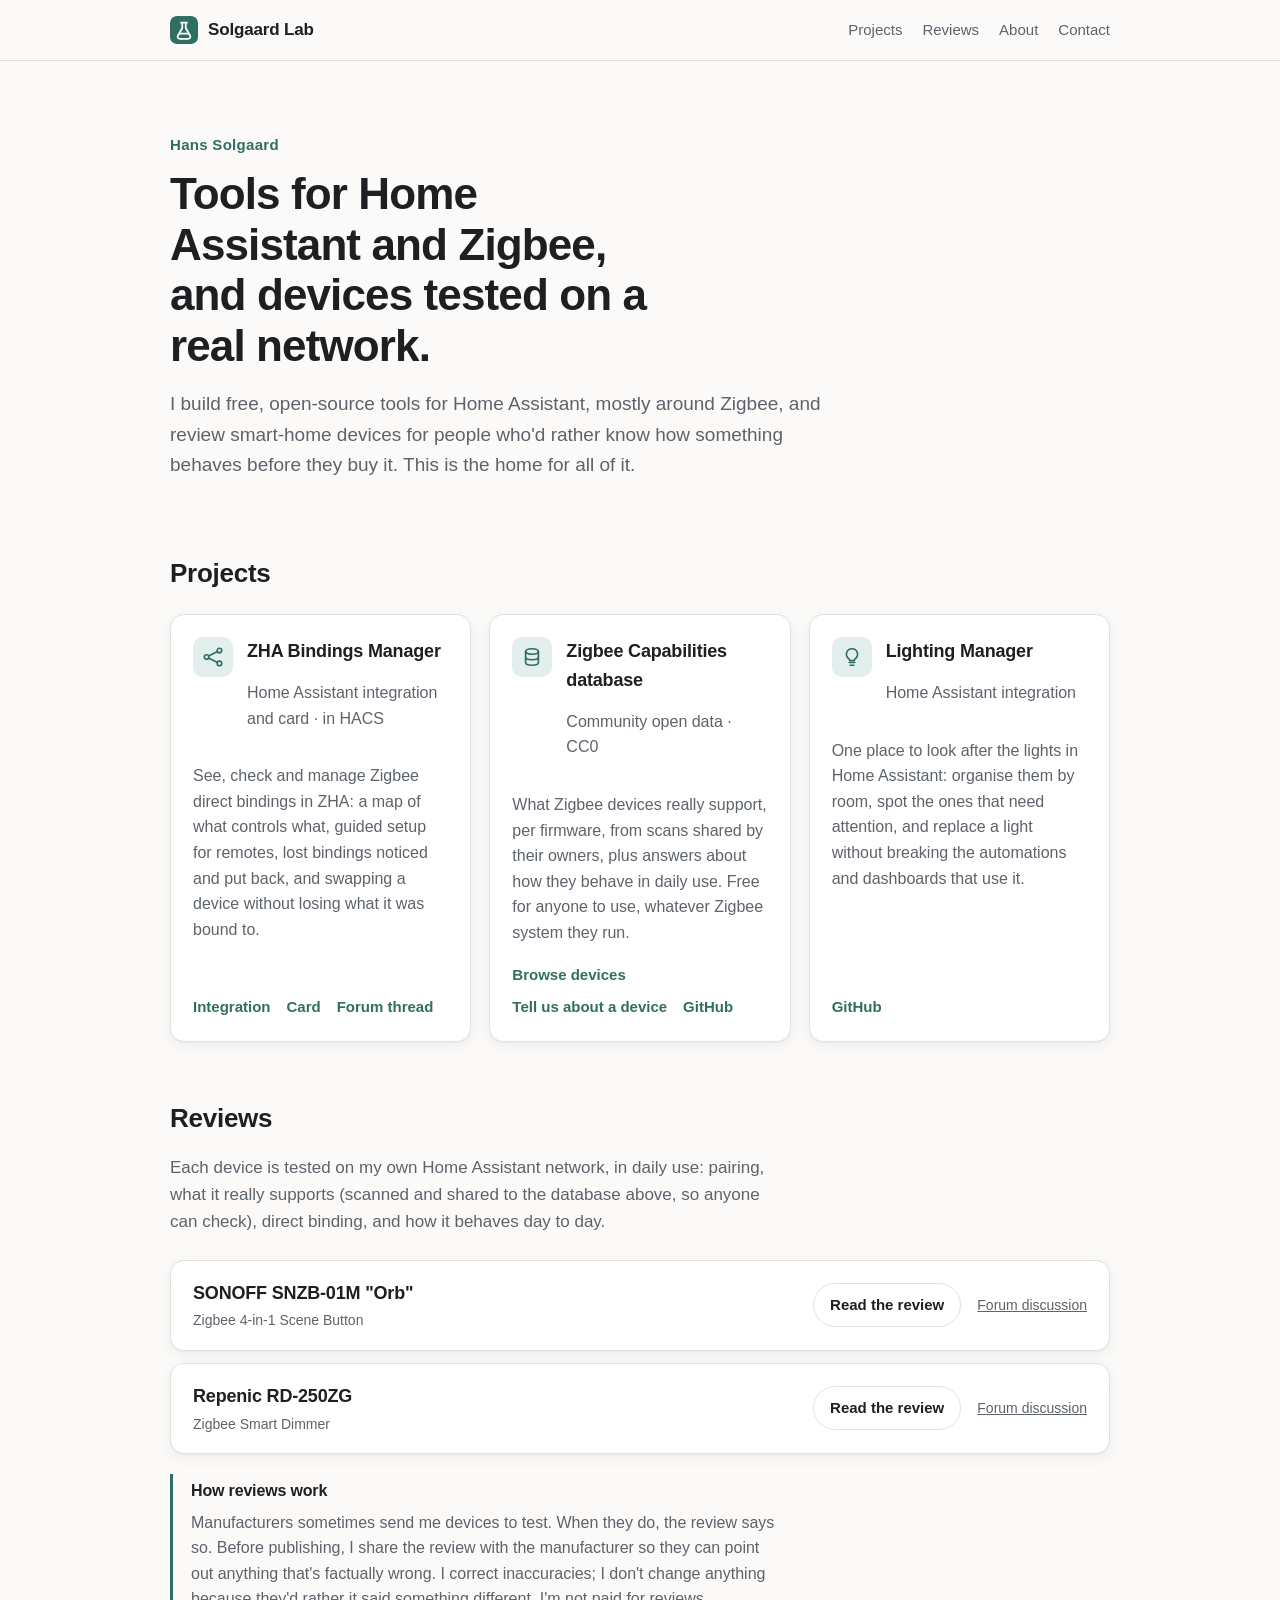
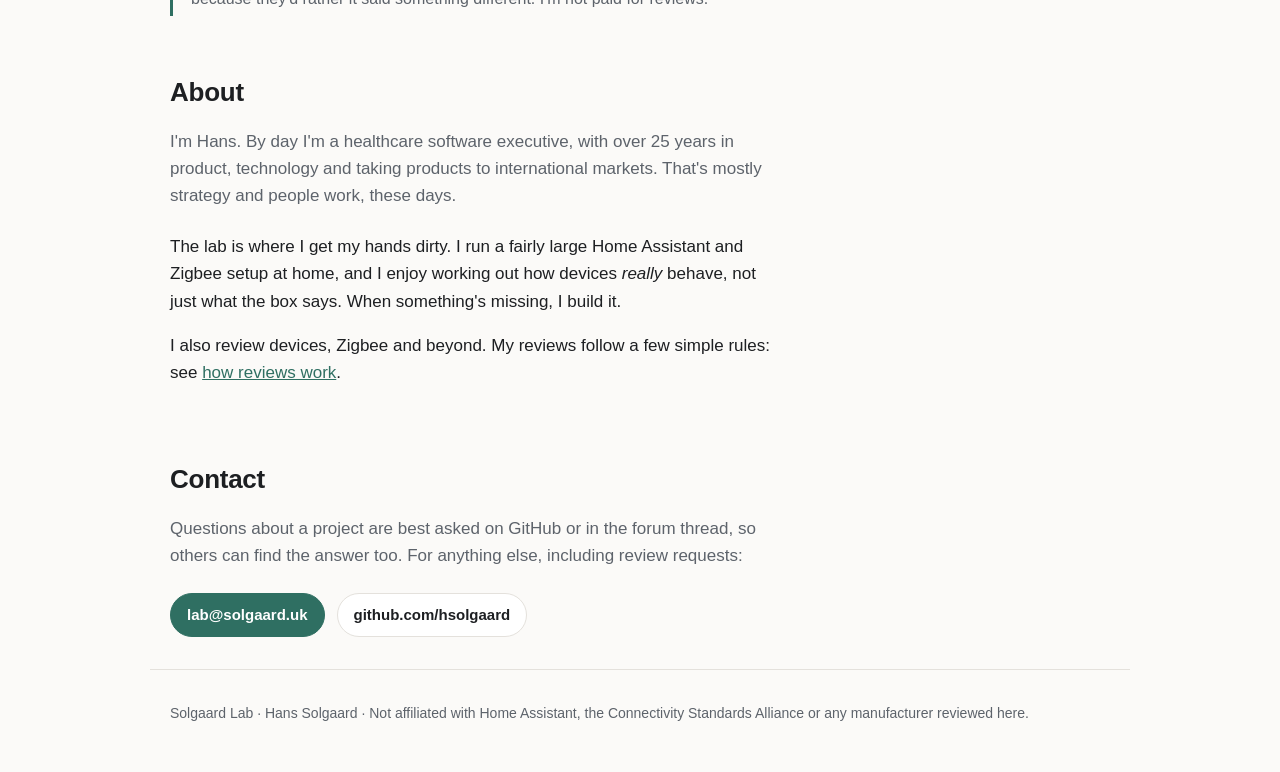
<file: index.html>
<!doctype html>
<html lang="en-GB">
<head>
<meta charset="utf-8">
<meta name="viewport" content="width=device-width, initial-scale=1">
<title>Solgaard Lab</title>
<meta name="description" content="Hans Solgaard's open-source tools for Home Assistant and Zigbee, the community Zigbee Capabilities database, and smart-home device reviews.">
<meta property="og:title" content="Solgaard Lab">
<meta property="og:description" content="Open-source tools for Home Assistant and Zigbee, and smart-home device reviews.">
<meta property="og:url" content="https://lab.solgaard.uk/">
<link rel="icon" href="favicon.svg" type="image/svg+xml">
<link rel="stylesheet" href="style.css">
</head>
<body>
<header class="top">
  <div class="wrap top-inner">
    <a class="brand" href="#top" aria-label="Solgaard Lab, home">
      <img src="favicon.svg" alt="" width="28" height="28">
      <span>Solgaard Lab</span>
    </a>
    <nav aria-label="Sections">
      <a href="#projects">Projects</a>
      <a href="#reviews">Reviews</a>
      <a href="#about">About</a>
      <a href="#contact">Contact</a>
    </nav>
  </div>
</header>

<main id="top">
  <section class="hero wrap">
    <p class="eyebrow">Hans Solgaard</p>
    <h1>Tools for Home Assistant and Zigbee, and devices tested on a real network.</h1>
    <p class="lead">I build free, open-source tools for Home Assistant, mostly around Zigbee, and review smart-home devices
      for people who'd rather know how something behaves before they buy it. This is the home for all of it.</p>
  </section>

  <section id="projects" class="wrap">
    <h2>Projects</h2>
    <div class="cards">
      <article class="card">
        <div class="card-head">
          <span class="icon" aria-hidden="true">
            <svg viewBox="0 0 24 24"><circle cx="5" cy="12" r="2.5"/><circle cx="19" cy="5" r="2.5"/><circle cx="19" cy="19" r="2.5"/><path d="M7.2 11 16.8 6M7.2 13l9.6 5"/></svg>
          </span>
          <div>
            <h3>ZHA Bindings Manager</h3>
            <p class="tag">Home Assistant integration and card · in HACS</p>
          </div>
        </div>
        <p>See, check and manage Zigbee direct bindings in ZHA: a map of what controls what, guided setup for remotes,
          lost bindings noticed and put back, and swapping a device without losing what it was bound to.</p>
        <ul class="links">
          <li><a href="https://github.com/hsolgaard/zha-bindings-manager-integration">Integration</a></li>
          <li><a href="https://github.com/hsolgaard/zha-bindings-manager">Card</a></li>
          <li><a href="https://community.home-assistant.io/t/zha-bindings-manager-1-0-see-diagnose-and-manage-zigbee-direct-bindings-in-zha/1030616">Forum thread</a></li>
        </ul>
      </article>

      <article class="card">
        <div class="card-head">
          <span class="icon" aria-hidden="true">
            <svg viewBox="0 0 24 24"><ellipse cx="12" cy="6" rx="7" ry="3"/><path d="M5 6v6c0 1.7 3.1 3 7 3s7-1.3 7-3V6M5 12v6c0 1.7 3.1 3 7 3s7-1.3 7-3v-6"/></svg>
          </span>
          <div>
            <h3>Zigbee Capabilities database</h3>
            <p class="tag">Community open data · CC0</p>
          </div>
        </div>
        <p>What Zigbee devices really support, per firmware, from scans shared by their owners, plus answers about how
          they behave in daily use. Free for anyone to use, whatever Zigbee system they run.</p>
        <ul class="links">
          <li><a href="https://zigbee.solgaard.uk/">Browse devices</a></li>
          <li><a href="https://github.com/hsolgaard/zigbee-capabilities/issues/new?template=device-answers.yml">Tell us about a device</a></li>
          <li><a href="https://github.com/hsolgaard/zigbee-capabilities">GitHub</a></li>
        </ul>
      </article>

      <article class="card">
        <div class="card-head">
          <span class="icon" aria-hidden="true">
            <svg viewBox="0 0 24 24"><path d="M9 18h6M10 21h4"/><path d="M12 3a6 6 0 0 0-3.5 10.9c.6.5 1 1.2 1 2.1h5c0-.9.4-1.6 1-2.1A6 6 0 0 0 12 3z"/></svg>
          </span>
          <div>
            <h3>Lighting Manager</h3>
            <p class="tag">Home Assistant integration</p>
          </div>
        </div>
        <p>One place to look after the lights in Home Assistant: organise them by room, spot the ones that need
          attention, and replace a light without breaking the automations and dashboards that use it.</p>
        <ul class="links">
          <li><a href="https://github.com/hsolgaard/lighting-manager">GitHub</a></li>
        </ul>
      </article>
    </div>
  </section>

  <section id="reviews" class="wrap">
    <h2>Reviews</h2>
    <p class="section-lead">Each device is tested on my own Home Assistant network, in daily use: pairing, what it really
      supports (scanned and shared to the database above, so anyone can check), direct binding, and how it behaves day
      to day.</p>
    <ul class="reviews">
      <li class="review">
        <div>
          <h3>SONOFF SNZB-01M "Orb"</h3>
          <p class="tag">Zigbee 4-in-1 Scene Button</p>
        </div>
        <div class="review-links">
          <a class="btn" href="reviews/sonoff-snzb-01m/">Read the review</a>
          <a class="alt" href="https://community.home-assistant.io/t/sonoff-snzb-01m-orb-4-in-1-smart-scene-button-hands-on-zha-review-direct-bindings-and-the-first-press-that-doesn-t-work/1034514">Forum discussion</a>
        </div>
      </li>
      <li class="review">
        <div>
          <h3>Repenic RD-250ZG</h3>
          <p class="tag">Zigbee Smart Dimmer</p>
        </div>
        <div class="review-links">
          <a class="btn" href="reviews/repenic-rd-250zg/">Read the review</a>
          <a class="alt" href="https://community.home-assistant.io/t/repenic-rd-250zg-zigbee-dimmer-hands-on-zha-review-direct-binding-offline-control/1030457">Forum discussion</a>
        </div>
      </li>
    </ul>
    <aside id="how-reviews-work" class="disclosure">
      <h3>How reviews work</h3>
      <p>Manufacturers sometimes send me devices to test. When they do, the review says so. Before publishing, I share
        the review with the manufacturer so they can point out anything that's factually wrong. I correct inaccuracies;
        I don't change anything because they'd rather it said something different. I'm not paid for reviews.</p>
    </aside>
  </section>

  <section id="about" class="wrap">
    <h2>About</h2>
    <p class="section-lead">I'm Hans. By day I'm a healthcare software executive, with over 25 years in product,
      technology and taking products to international markets. That's mostly strategy and people work, these days.</p>
    <p>The lab is where I get my hands dirty. I run a fairly large Home Assistant and Zigbee setup at home, and I enjoy
      working out how devices <em>really</em> behave, not just what the box says. When something's missing, I build it.</p>
    <p>I also review devices, Zigbee and beyond. My reviews follow a few simple rules: see
      <a href="#how-reviews-work">how reviews work</a>.</p>
  </section>

  <section id="contact" class="wrap">
    <h2>Contact</h2>
    <p class="section-lead">Questions about a project are best asked on GitHub or in the forum thread, so others can
      find the answer too. For anything else, including review requests:</p>
    <p class="contact"><a class="btn btn-primary" href="mailto:lab@solgaard.uk">lab@solgaard.uk</a>
      <a class="btn" href="https://github.com/hsolgaard">github.com/hsolgaard</a></p>
  </section>
</main>

<footer class="wrap foot">
  <p>Solgaard Lab · Hans Solgaard · Not affiliated with Home Assistant, the Connectivity Standards Alliance or any
    manufacturer reviewed here.</p>
</footer>
</body>
</html>
</file>
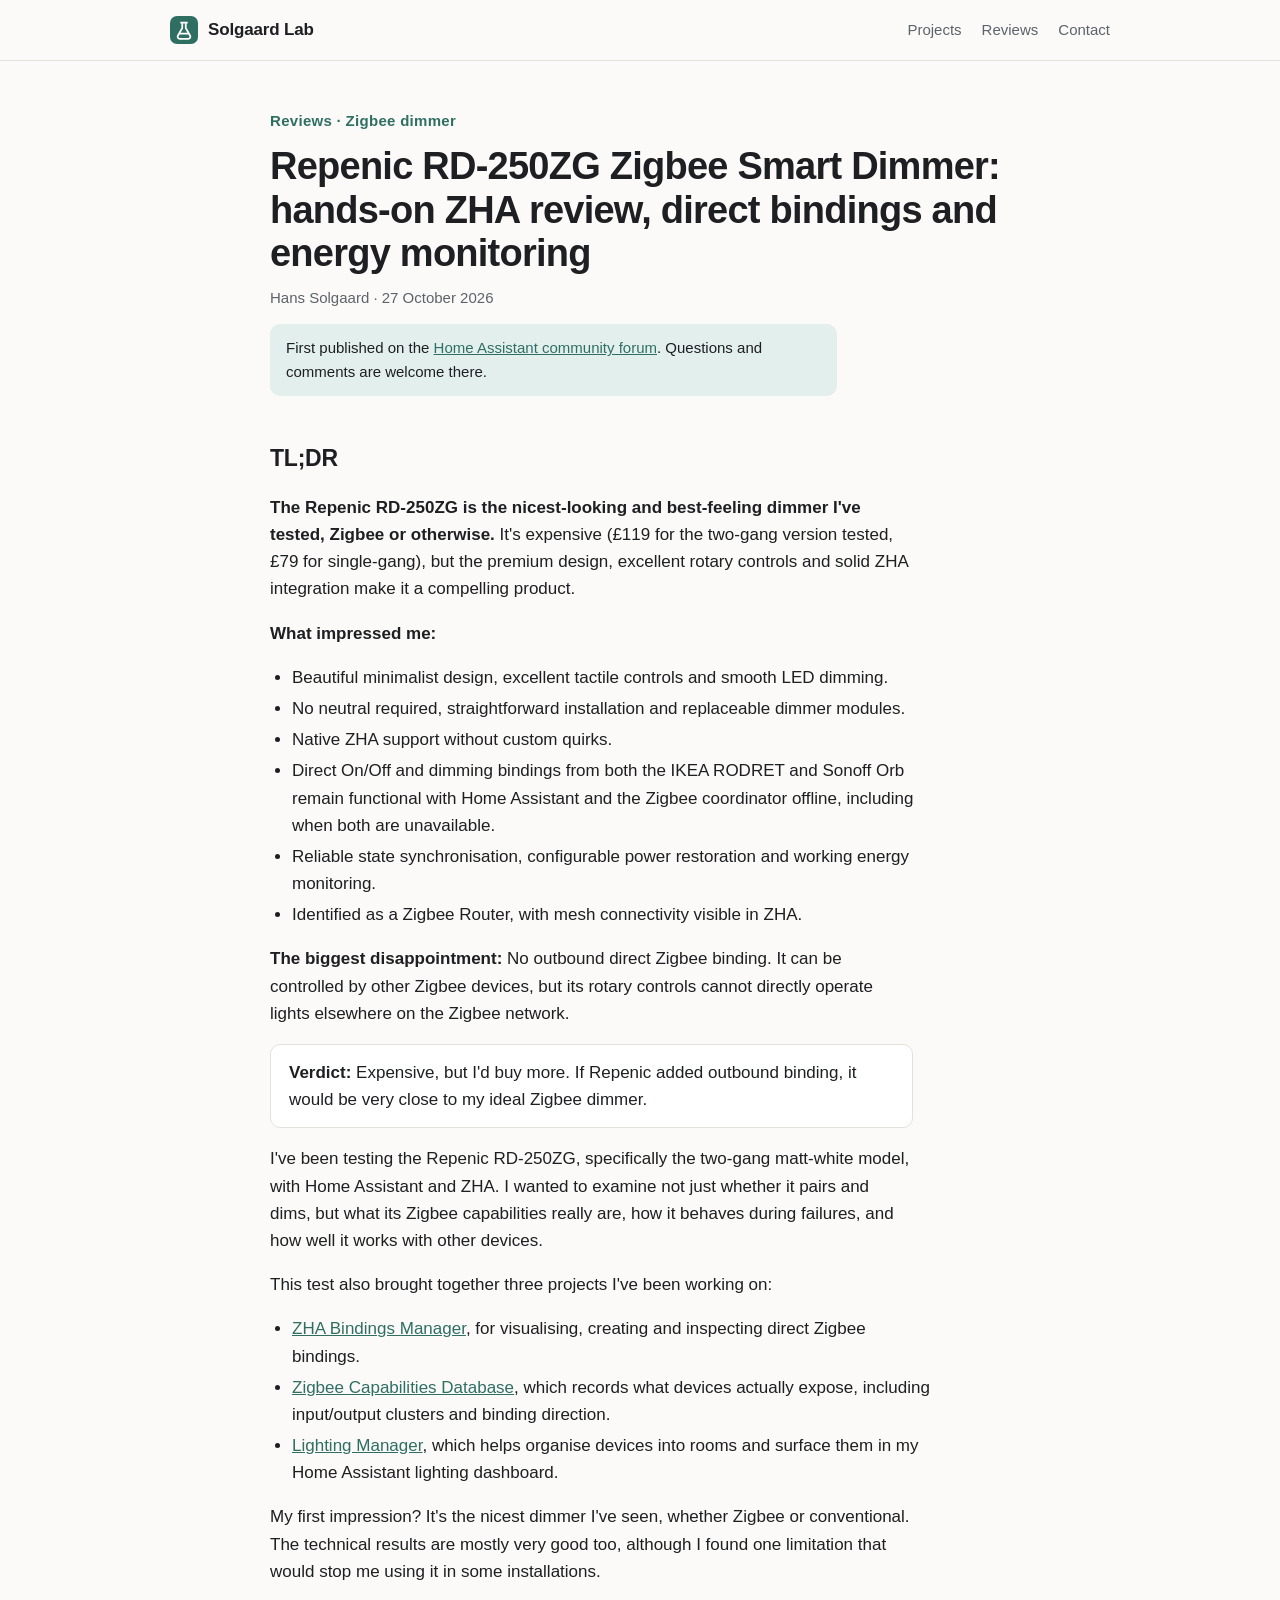
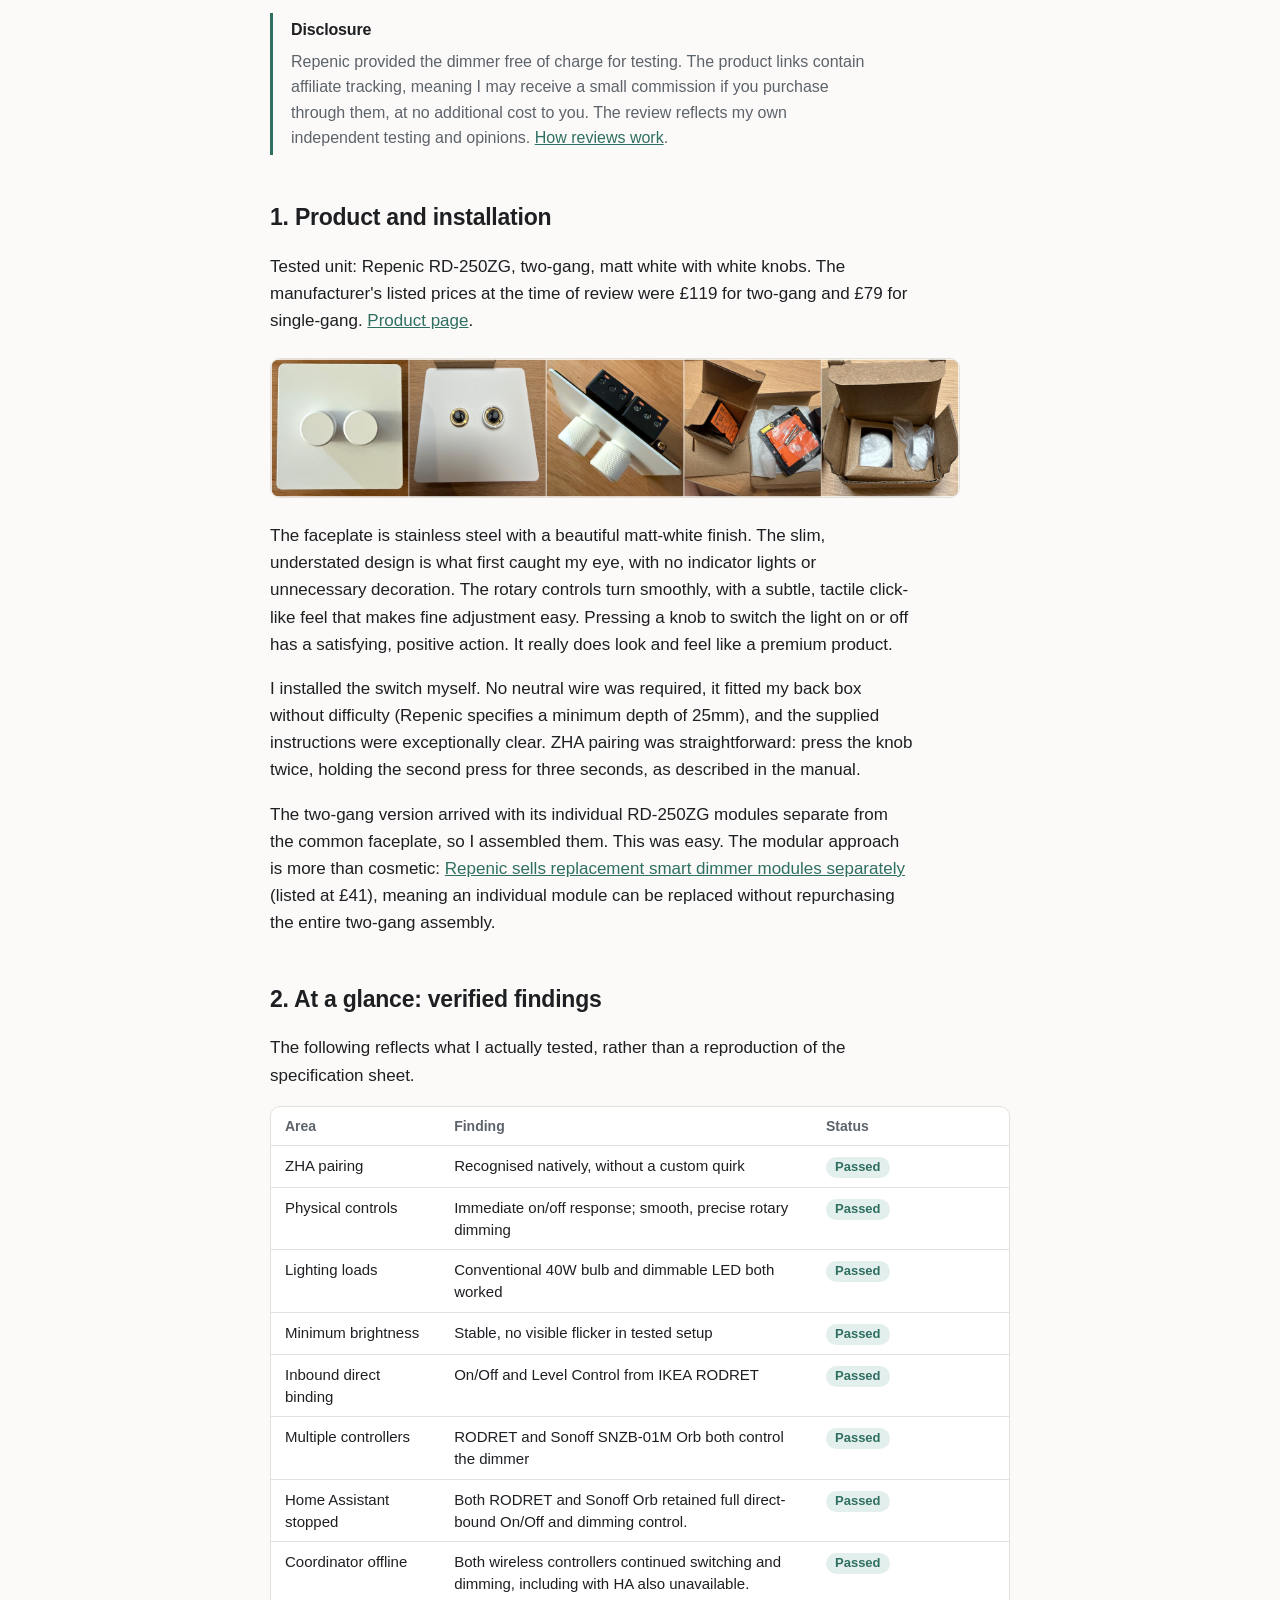
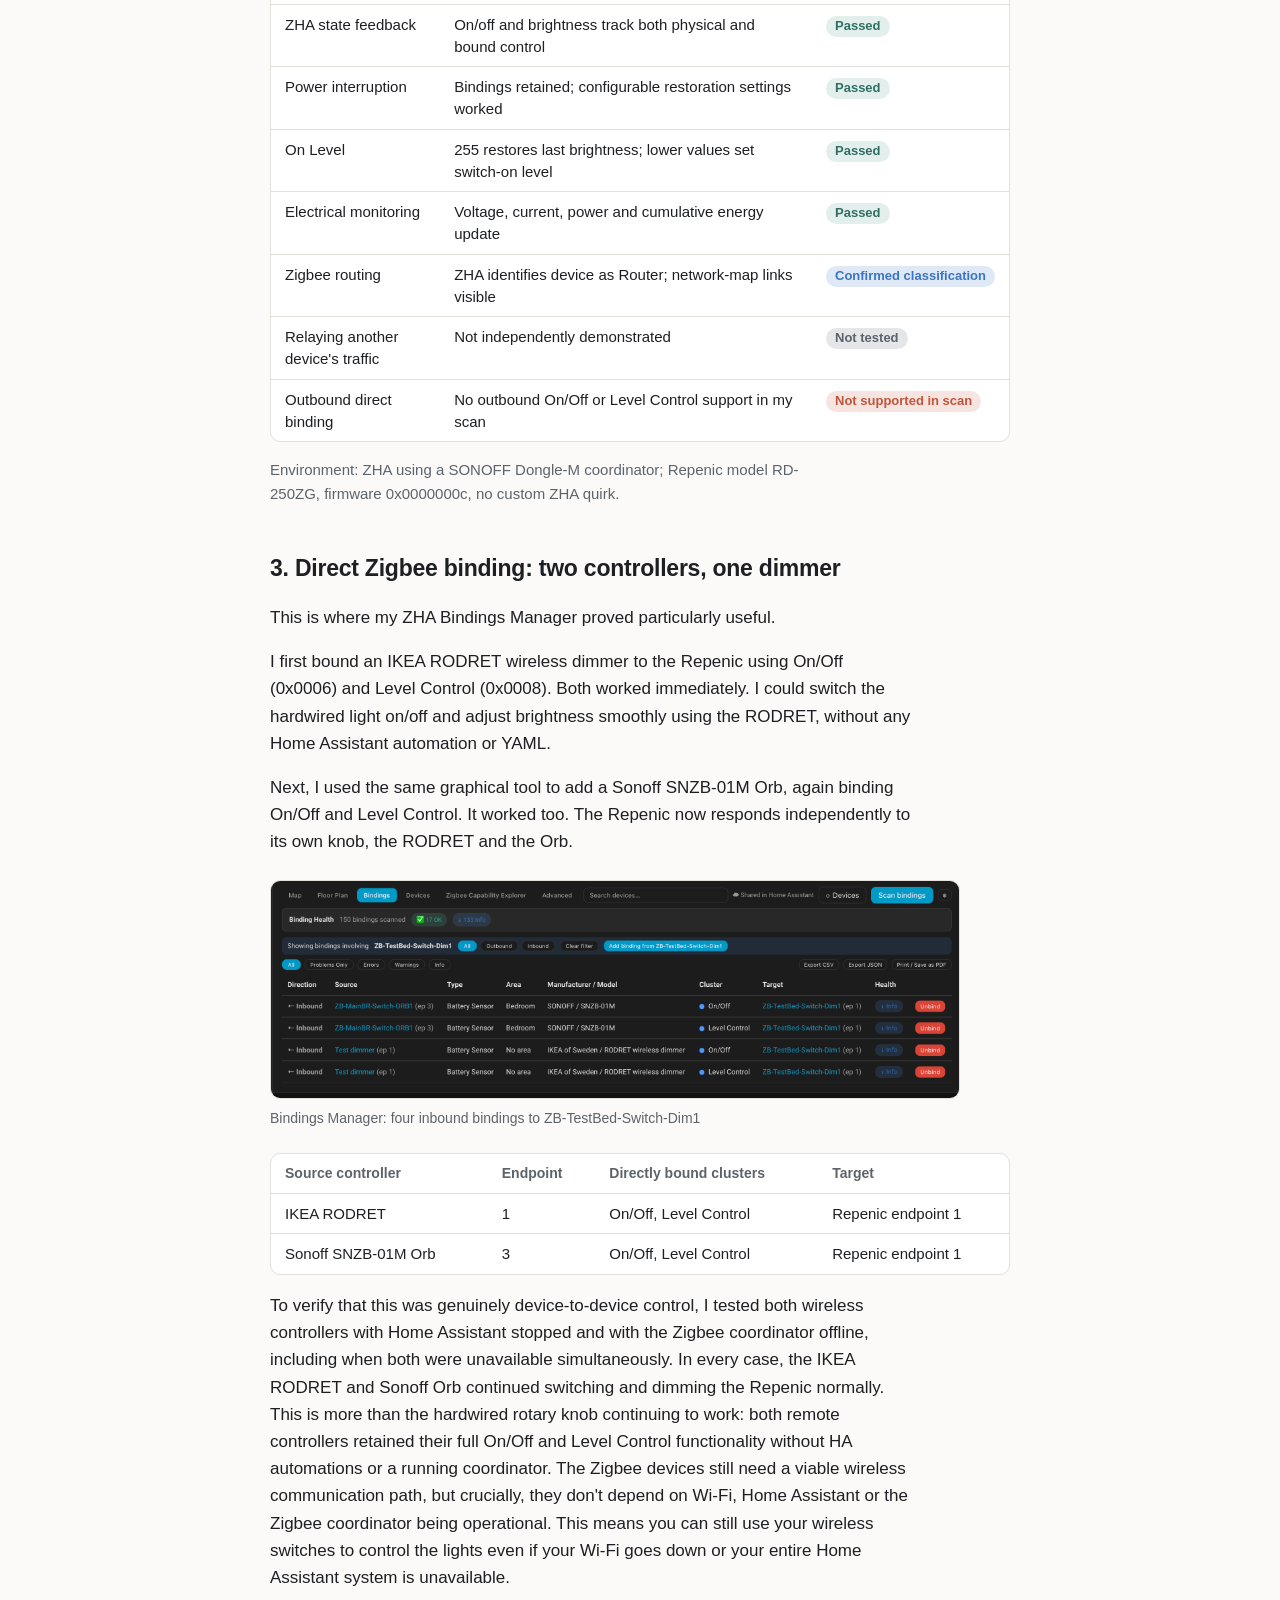
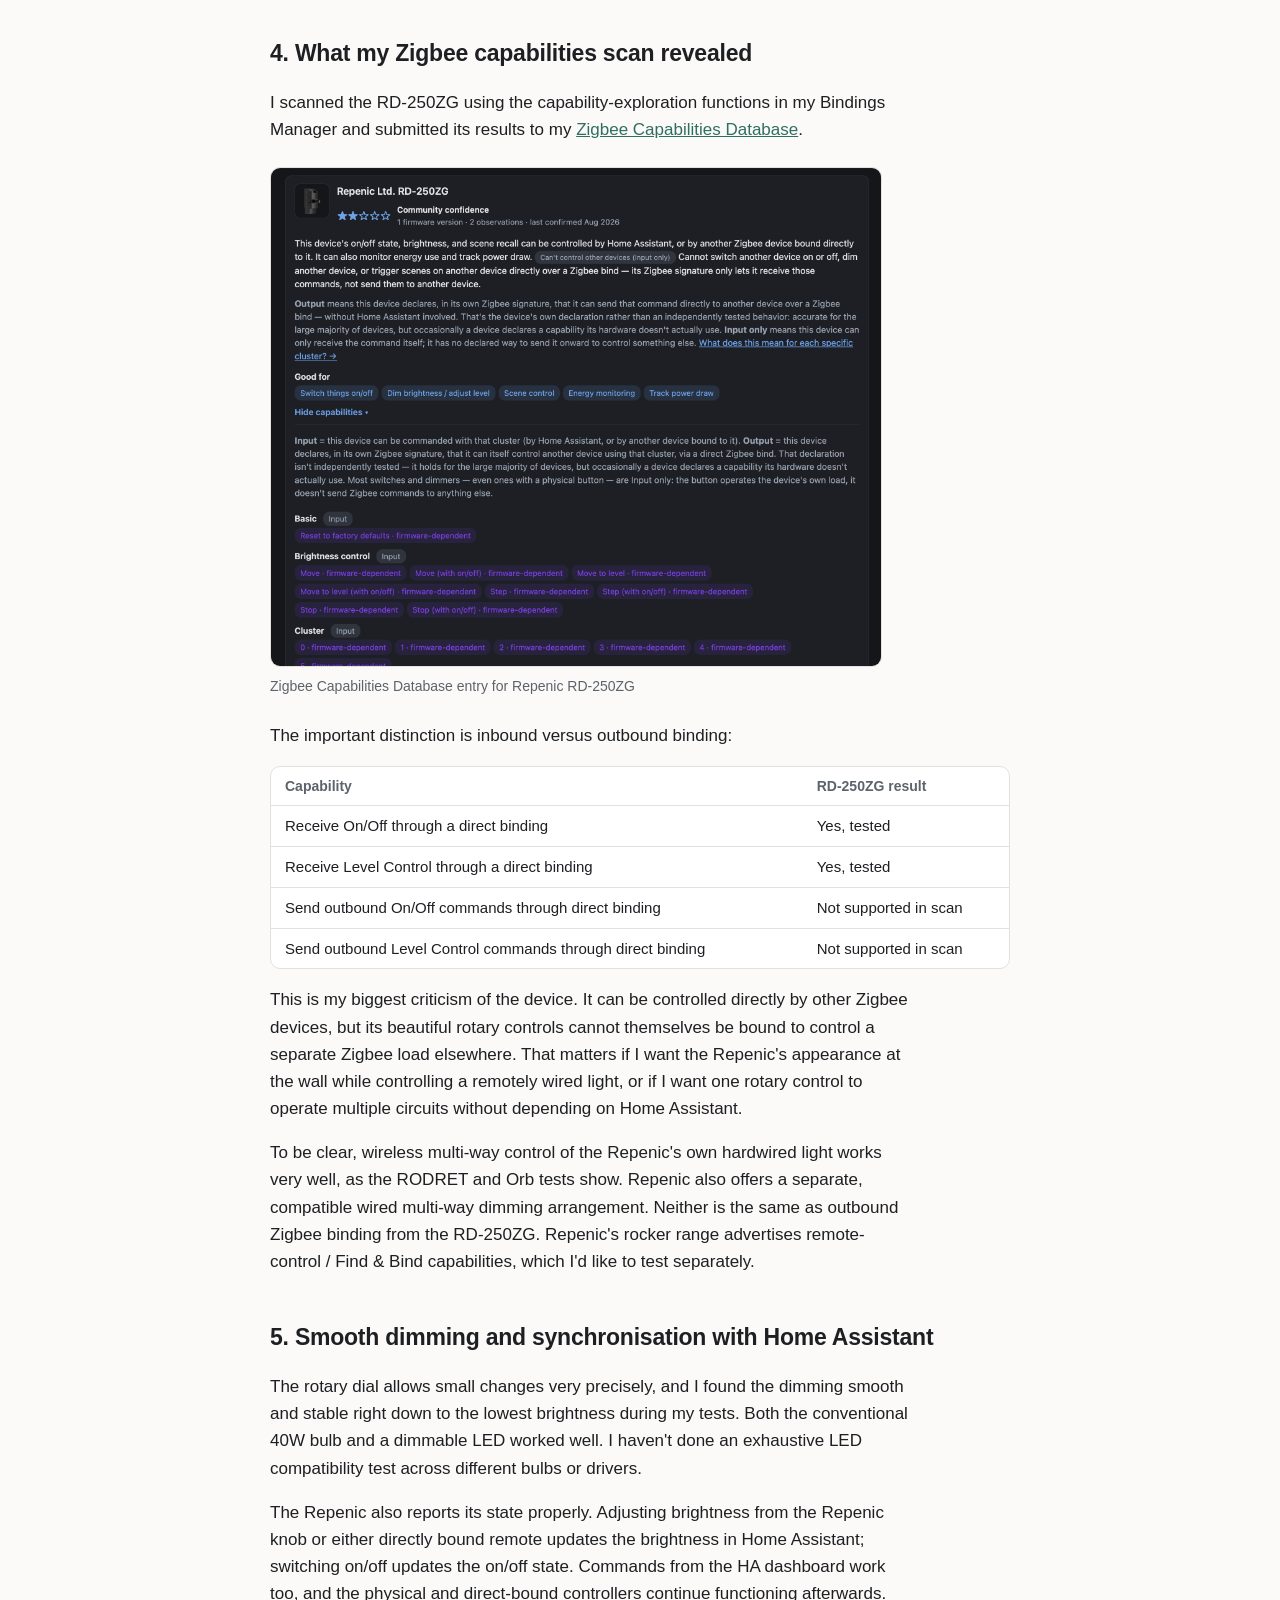
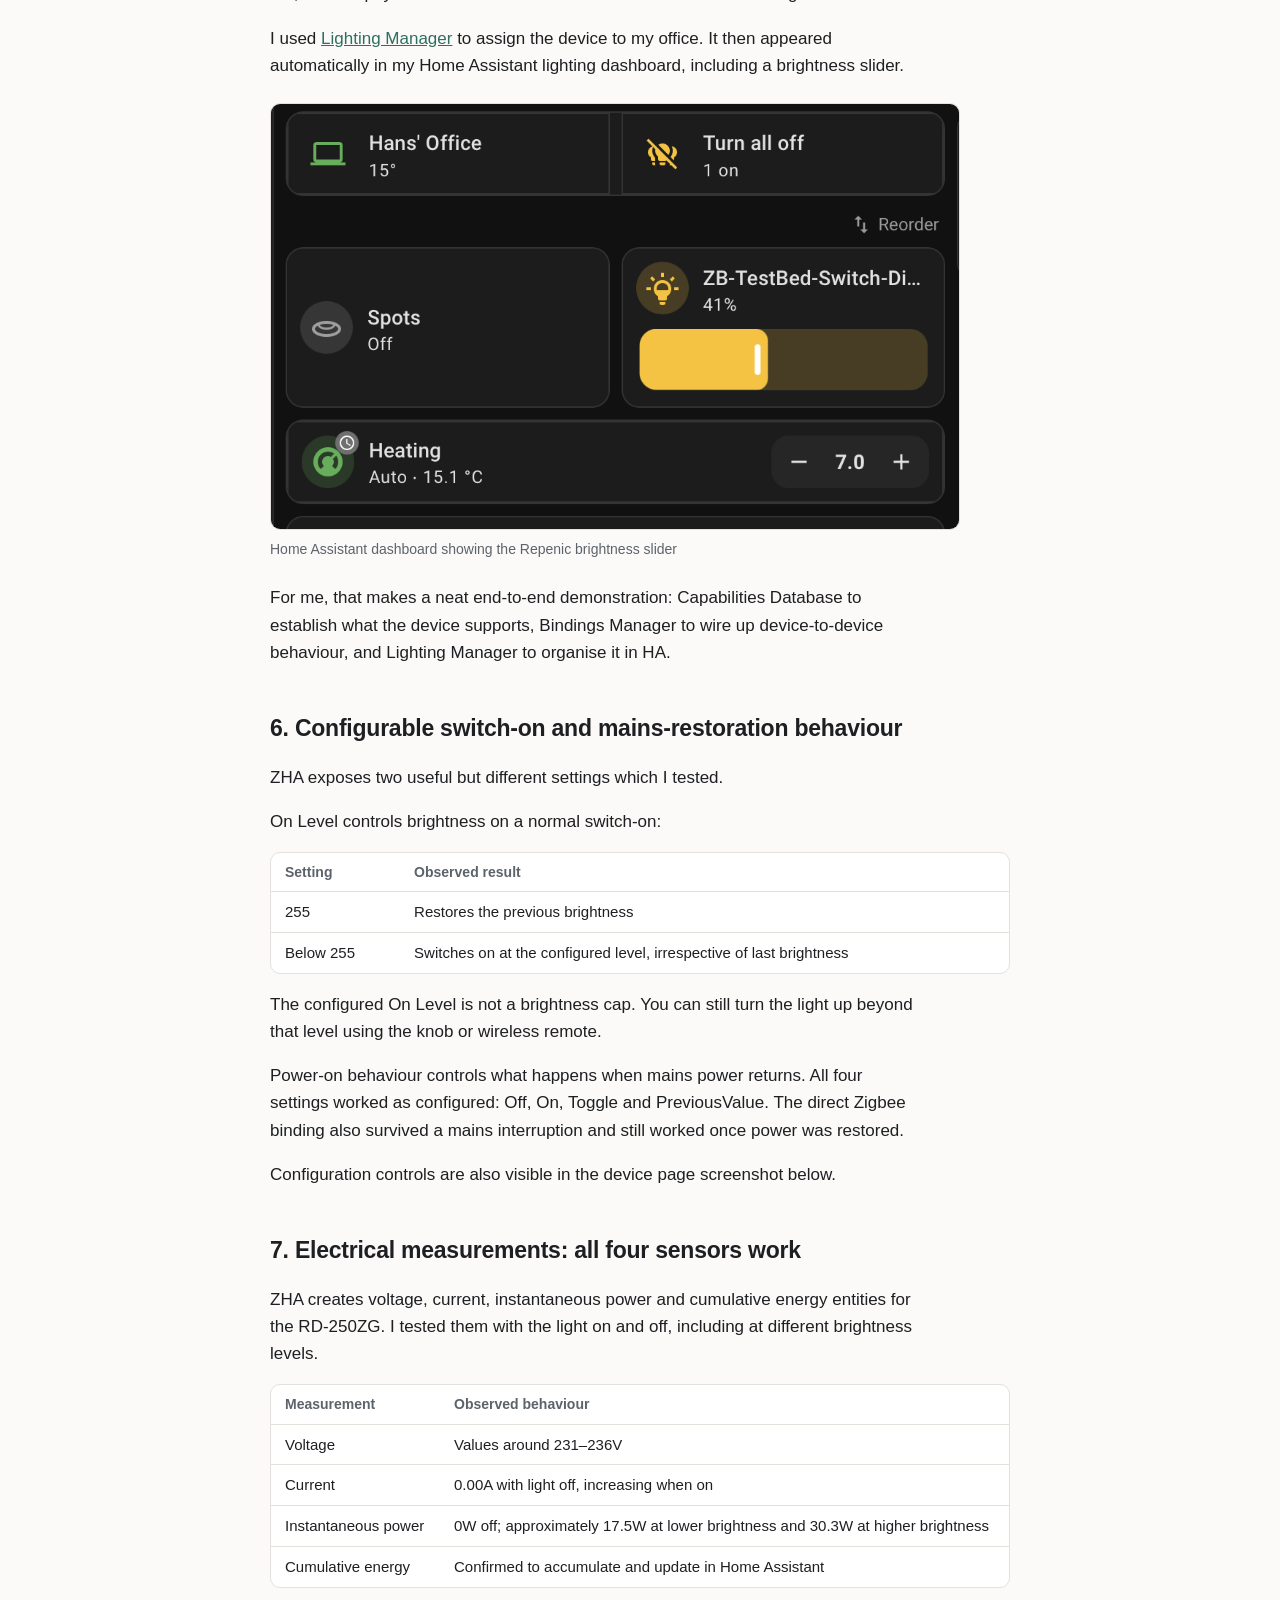
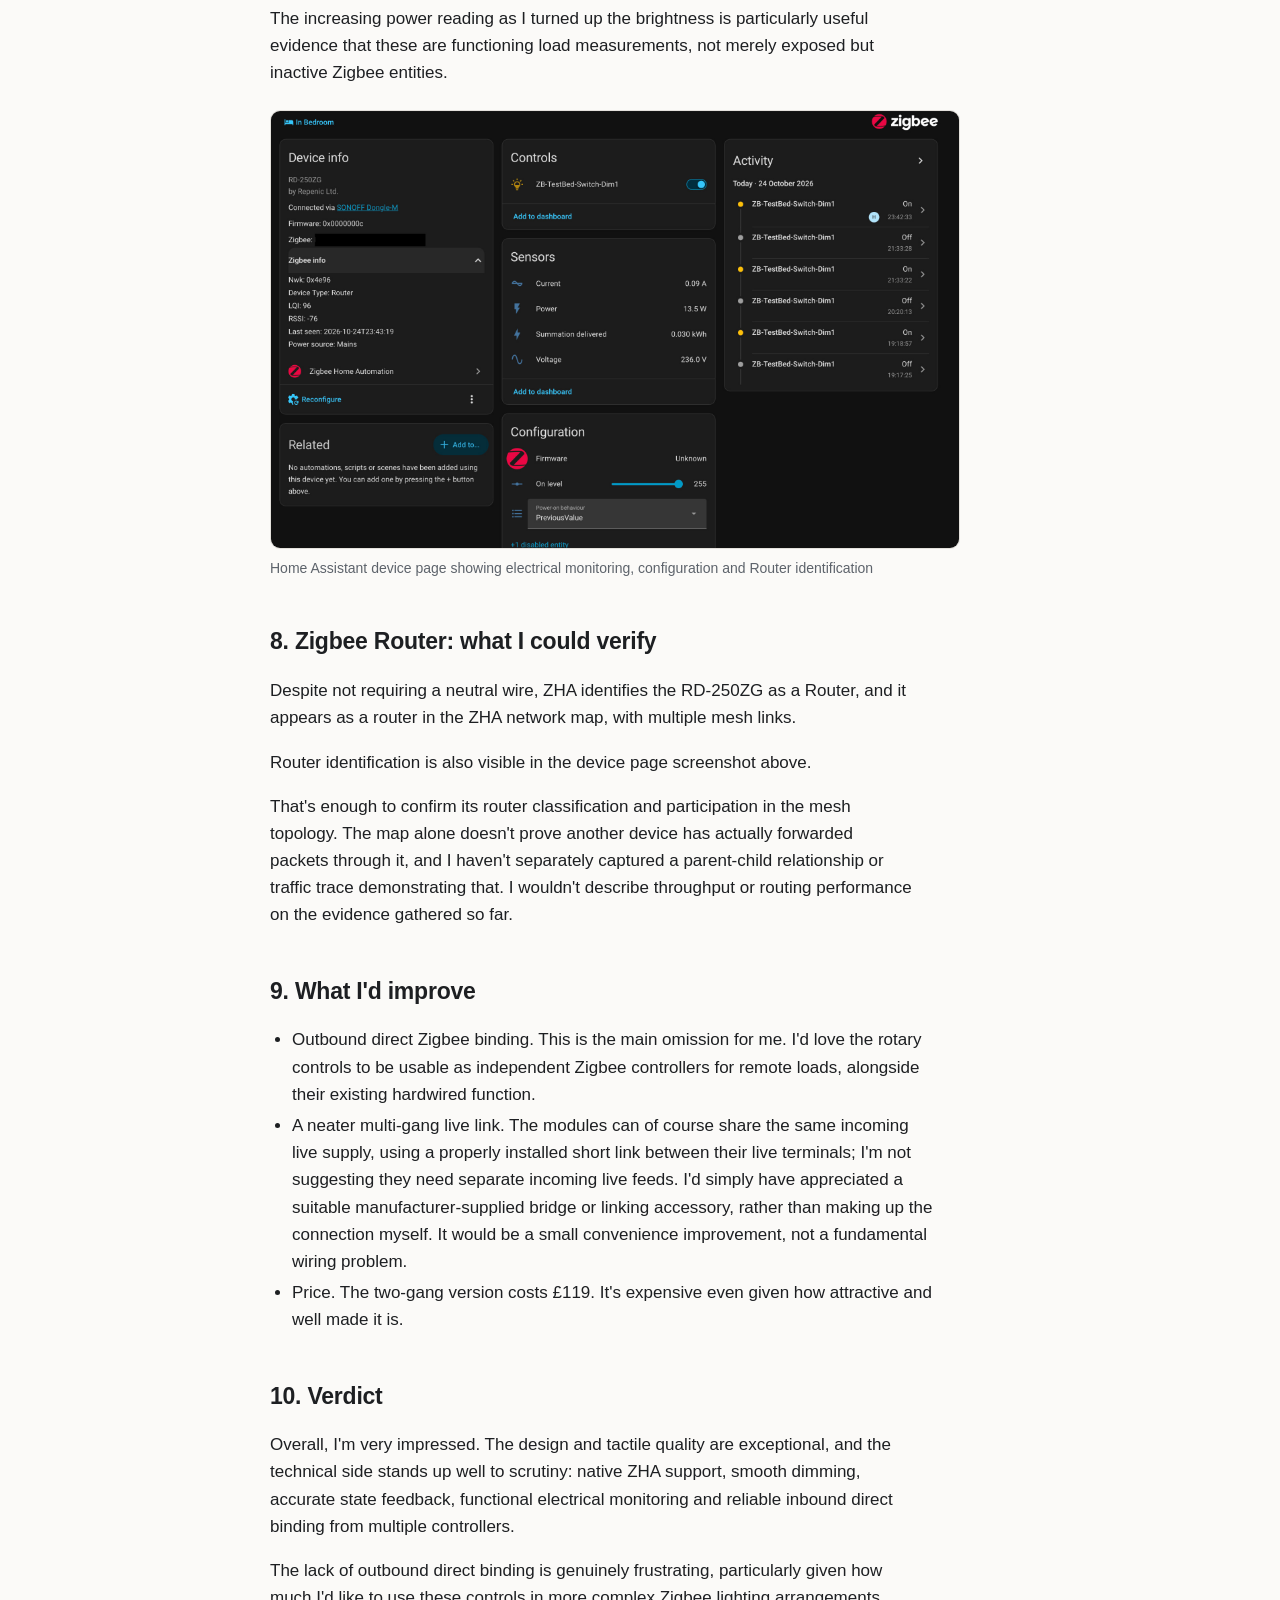
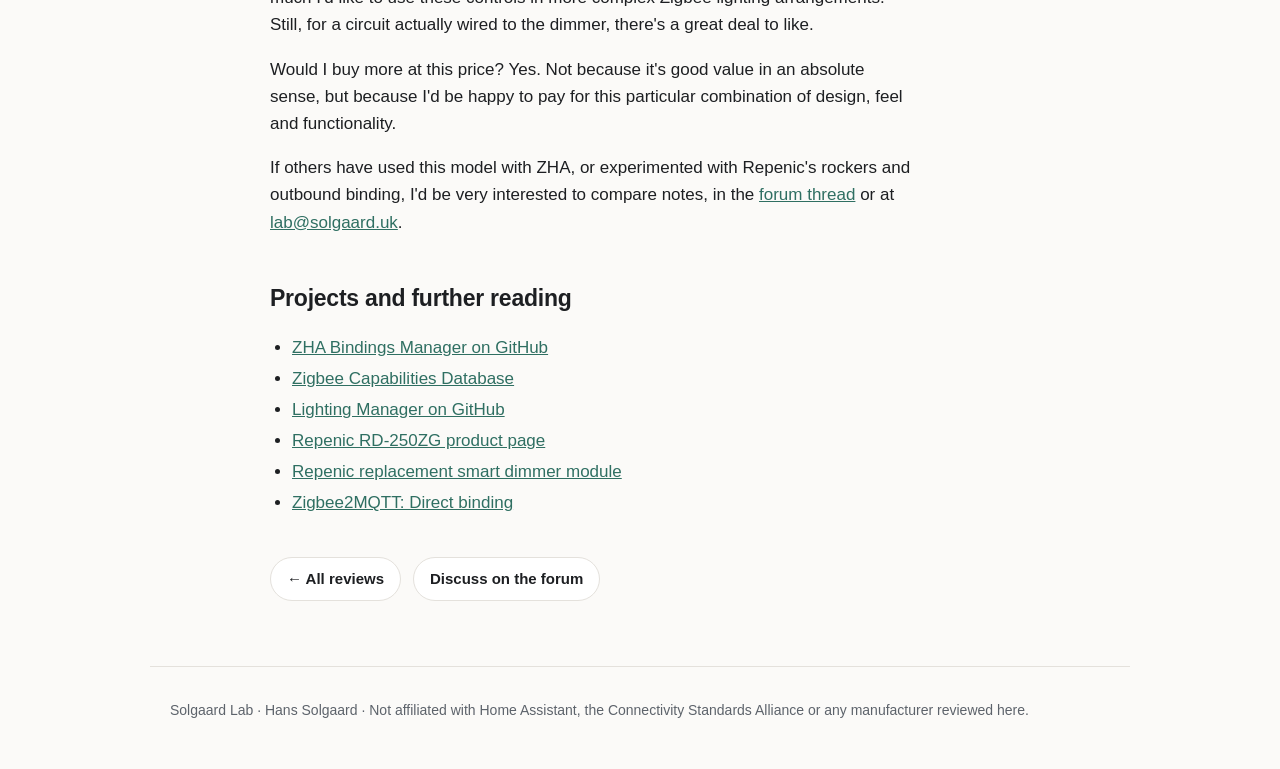
<file: reviews/repenic-rd-250zg/index.html>
<!doctype html>
<html lang="en-GB">
<head>
<meta charset="utf-8">
<meta name="viewport" content="width=device-width, initial-scale=1">
<title>Repenic RD-250ZG review · Solgaard Lab</title>
<meta name="description" content="Hands-on ZHA review of the Repenic RD-250ZG Zigbee smart dimmer: direct bindings that keep working with Home Assistant and the coordinator offline, energy monitoring, and one big omission.">
<meta property="og:title" content="Repenic RD-250ZG Zigbee Smart Dimmer: hands-on ZHA review">
<meta property="og:description" content="Direct bindings, offline control and energy monitoring, tested on a real ZHA network.">
<meta property="og:url" content="https://lab.solgaard.uk/reviews/repenic-rd-250zg/">
<meta property="og:image" content="https://lab.solgaard.uk/reviews/repenic-rd-250zg/dimmer.jpeg">
<link rel="canonical" href="https://lab.solgaard.uk/reviews/repenic-rd-250zg/">
<link rel="icon" href="../../favicon.svg" type="image/svg+xml">
<link rel="stylesheet" href="../../style.css">
</head>
<body>
<header class="top">
  <div class="wrap top-inner">
    <a class="brand" href="../../" aria-label="Solgaard Lab, home">
      <img src="../../favicon.svg" alt="" width="28" height="28">
      <span>Solgaard Lab</span>
    </a>
    <nav aria-label="Sections">
      <a href="../../#projects">Projects</a>
      <a href="../../#reviews">Reviews</a>
      <a href="../../#contact">Contact</a>
    </nav>
  </div>
</header>

<main class="wrap article">
  <p class="eyebrow"><a href="../../#reviews">Reviews</a> · Zigbee dimmer</p>
  <h1>Repenic RD-250ZG Zigbee Smart Dimmer: hands-on ZHA review, direct bindings and energy monitoring</h1>
  <p class="byline">Hans Solgaard · 27 October 2026</p>
  <p class="origin">First published on the
    <a href="https://community.home-assistant.io/t/repenic-rd-250zg-zigbee-dimmer-hands-on-zha-review-direct-binding-offline-control/1030457">Home Assistant community forum</a>.
    Questions and comments are welcome there.</p>

  <h2 id="tldr">TL;DR</h2>
  <p><strong>The Repenic RD-250ZG is the nicest-looking and best-feeling dimmer I've tested, Zigbee or otherwise.</strong>
    It's expensive (£119 for the two-gang version tested, £79 for single-gang), but the premium design, excellent rotary
    controls and solid ZHA integration make it a compelling product.</p>
  <p><strong>What impressed me:</strong></p>
  <ul>
    <li>Beautiful minimalist design, excellent tactile controls and smooth LED dimming.</li>
    <li>No neutral required, straightforward installation and replaceable dimmer modules.</li>
    <li>Native ZHA support without custom quirks.</li>
    <li>Direct On/Off and dimming bindings from both the IKEA RODRET and Sonoff Orb remain functional with Home Assistant
      and the Zigbee coordinator offline, including when both are unavailable.</li>
    <li>Reliable state synchronisation, configurable power restoration and working energy monitoring.</li>
    <li>Identified as a Zigbee Router, with mesh connectivity visible in ZHA.</li>
  </ul>
  <p><strong>The biggest disappointment:</strong> No outbound direct Zigbee binding. It can be controlled by other Zigbee
    devices, but its rotary controls cannot directly operate lights elsewhere on the Zigbee network.</p>
  <p class="verdict"><strong>Verdict:</strong> Expensive, but I'd buy more. If Repenic added outbound binding, it would be
    very close to my ideal Zigbee dimmer.</p>

  <p>I've been testing the Repenic RD-250ZG, specifically the two-gang matt-white model, with Home Assistant and ZHA. I
    wanted to examine not just whether it pairs and dims, but what its Zigbee capabilities really are, how it behaves
    during failures, and how well it works with other devices.</p>
  <p>This test also brought together three projects I've been working on:</p>
  <ul>
    <li><a href="https://community.home-assistant.io/t/zha-bindings-manager-visual-manager-for-zha-zigbee-direct-bindings-graph-table-view-drag-and-drop-bind-unbind/1016911">ZHA Bindings Manager</a>,
      for visualising, creating and inspecting direct Zigbee bindings.</li>
    <li><a href="https://zigbee.solgaard.uk/">Zigbee Capabilities Database</a>, which records what
      devices actually expose, including input/output clusters and binding direction.</li>
    <li><a href="https://github.com/hsolgaard/lighting-manager">Lighting Manager</a>, which helps organise devices into
      rooms and surface them in my Home Assistant lighting dashboard.</li>
  </ul>
  <p>My first impression? It's the nicest dimmer I've seen, whether Zigbee or conventional. The technical results are
    mostly very good too, although I found one limitation that would stop me using it in some installations.</p>

  <aside class="disclosure">
    <h3>Disclosure</h3>
    <p>Repenic provided the dimmer free of charge for testing. The product links contain affiliate tracking, meaning I may
      receive a small commission if you purchase through them, at no additional cost to you. The review reflects my own
      independent testing and opinions. <a href="../../#reviews">How reviews work</a>.</p>
  </aside>

  <h2 id="product">1. Product and installation</h2>
  <p>Tested unit: Repenic RD-250ZG, two-gang, matt white with white knobs. The manufacturer's listed prices at the time of
    review were £119 for two-gang and £79 for single-gang.
    <a href="https://www.repenic.com/products/smart-dimmer-white-1-2-3-4-gang/?ref=ZHABindingManager" rel="sponsored">Product page</a>.</p>
  <figure>
    <img src="dimmer.jpeg" width="690" height="138" alt="The two-gang Repenic RD-250ZG dimmer in matt white with white knobs">
  </figure>
  <p>The faceplate is stainless steel with a beautiful matt-white finish. The slim, understated design is what first caught
    my eye, with no indicator lights or unnecessary decoration. The rotary controls turn smoothly, with a subtle, tactile
    click-like feel that makes fine adjustment easy. Pressing a knob to switch the light on or off has a satisfying,
    positive action. It really does look and feel like a premium product.</p>
  <p>I installed the switch myself. No neutral wire was required, it fitted my back box without difficulty (Repenic
    specifies a minimum depth of 25mm), and the supplied instructions were exceptionally clear. ZHA pairing was
    straightforward: press the knob twice, holding the second press for three seconds, as described in the manual.</p>
  <p>The two-gang version arrived with its individual RD-250ZG modules separate from the common faceplate, so I assembled
    them. This was easy. The modular approach is more than cosmetic:
    <a href="https://www.repenic.com/products/smart-dimmer-module/?ref=ZHABindingManager" rel="sponsored">Repenic sells replacement smart dimmer modules separately</a>
    (listed at £41), meaning an individual module can be replaced without repurchasing the entire two-gang assembly.</p>

  <h2 id="at-a-glance">2. At a glance: verified findings</h2>
  <p>The following reflects what I actually tested, rather than a reproduction of the specification sheet.</p>
  <div class="table-wrap">
    <table>
      <thead><tr><th>Area</th><th>Finding</th><th>Status</th></tr></thead>
      <tbody>
        <tr><td>ZHA pairing</td><td>Recognised natively, without a custom quirk</td><td><span class="status ok">Passed</span></td></tr>
        <tr><td>Physical controls</td><td>Immediate on/off response; smooth, precise rotary dimming</td><td><span class="status ok">Passed</span></td></tr>
        <tr><td>Lighting loads</td><td>Conventional 40W bulb and dimmable LED both worked</td><td><span class="status ok">Passed</span></td></tr>
        <tr><td>Minimum brightness</td><td>Stable, no visible flicker in tested setup</td><td><span class="status ok">Passed</span></td></tr>
        <tr><td>Inbound direct binding</td><td>On/Off and Level Control from IKEA RODRET</td><td><span class="status ok">Passed</span></td></tr>
        <tr><td>Multiple controllers</td><td>RODRET and Sonoff SNZB-01M Orb both control the dimmer</td><td><span class="status ok">Passed</span></td></tr>
        <tr><td>Home Assistant stopped</td><td>Both RODRET and Sonoff Orb retained full direct-bound On/Off and dimming control.</td><td><span class="status ok">Passed</span></td></tr>
        <tr><td>Coordinator offline</td><td>Both wireless controllers continued switching and dimming, including with HA also unavailable.</td><td><span class="status ok">Passed</span></td></tr>
        <tr><td>ZHA state feedback</td><td>On/off and brightness track both physical and bound control</td><td><span class="status ok">Passed</span></td></tr>
        <tr><td>Power interruption</td><td>Bindings retained; configurable restoration settings worked</td><td><span class="status ok">Passed</span></td></tr>
        <tr><td>On Level</td><td>255 restores last brightness; lower values set switch-on level</td><td><span class="status ok">Passed</span></td></tr>
        <tr><td>Electrical monitoring</td><td>Voltage, current, power and cumulative energy update</td><td><span class="status ok">Passed</span></td></tr>
        <tr><td>Zigbee routing</td><td>ZHA identifies device as Router; network-map links visible</td><td><span class="status info">Confirmed classification</span></td></tr>
        <tr><td>Relaying another device's traffic</td><td>Not independently demonstrated</td><td><span class="status none">Not tested</span></td></tr>
        <tr><td>Outbound direct binding</td><td>No outbound On/Off or Level Control support in my scan</td><td><span class="status bad">Not supported in scan</span></td></tr>
      </tbody>
    </table>
  </div>
  <p class="note">Environment: ZHA using a SONOFF Dongle-M coordinator; Repenic model RD-250ZG, firmware 0x0000000c, no
    custom ZHA quirk.</p>

  <h2 id="binding">3. Direct Zigbee binding: two controllers, one dimmer</h2>
  <p>This is where my ZHA Bindings Manager proved particularly useful.</p>
  <p>I first bound an IKEA RODRET wireless dimmer to the Repenic using On/Off (0x0006) and Level Control (0x0008). Both
    worked immediately. I could switch the hardwired light on/off and adjust brightness smoothly using the RODRET, without
    any Home Assistant automation or YAML.</p>
  <p>Next, I used the same graphical tool to add a Sonoff SNZB-01M Orb, again binding On/Off and Level Control. It worked
    too. The Repenic now responds independently to its own knob, the RODRET and the Orb.</p>
  <figure>
    <img src="bindings.png" width="690" height="217" loading="lazy" alt="ZHA Bindings Manager showing four inbound bindings to the dimmer">
    <figcaption>Bindings Manager: four inbound bindings to ZB-TestBed-Switch-Dim1</figcaption>
  </figure>
  <div class="table-wrap">
    <table>
      <thead><tr><th>Source controller</th><th>Endpoint</th><th>Directly bound clusters</th><th>Target</th></tr></thead>
      <tbody>
        <tr><td>IKEA RODRET</td><td>1</td><td>On/Off, Level Control</td><td>Repenic endpoint 1</td></tr>
        <tr><td>Sonoff SNZB-01M Orb</td><td>3</td><td>On/Off, Level Control</td><td>Repenic endpoint 1</td></tr>
      </tbody>
    </table>
  </div>
  <p>To verify that this was genuinely device-to-device control, I tested both wireless controllers with Home Assistant
    stopped and with the Zigbee coordinator offline, including when both were unavailable simultaneously. In every case,
    the IKEA RODRET and Sonoff Orb continued switching and dimming the Repenic normally. This is more than the hardwired
    rotary knob continuing to work: both remote controllers retained their full On/Off and Level Control functionality
    without HA automations or a running coordinator. The Zigbee devices still need a viable wireless communication path,
    but crucially, they don't depend on Wi-Fi, Home Assistant or the Zigbee coordinator being operational. This means you
    can still use your wireless switches to control the lights even if your Wi-Fi goes down or your entire Home Assistant
    system is unavailable.</p>

  <h2 id="scan">4. What my Zigbee capabilities scan revealed</h2>
  <p>I scanned the RD-250ZG using the capability-exploration functions in my Bindings Manager and submitted its results to
    my <a href="https://zigbee.solgaard.uk/">Zigbee Capabilities Database</a>.</p>
  <figure>
    <img src="database.png" width="612" height="500" loading="lazy" alt="Zigbee Capabilities Database entry for the Repenic RD-250ZG">
    <figcaption>Zigbee Capabilities Database entry for Repenic RD-250ZG</figcaption>
  </figure>
  <p>The important distinction is inbound versus outbound binding:</p>
  <div class="table-wrap">
    <table>
      <thead><tr><th>Capability</th><th>RD-250ZG result</th></tr></thead>
      <tbody>
        <tr><td>Receive On/Off through a direct binding</td><td>Yes, tested</td></tr>
        <tr><td>Receive Level Control through a direct binding</td><td>Yes, tested</td></tr>
        <tr><td>Send outbound On/Off commands through direct binding</td><td>Not supported in scan</td></tr>
        <tr><td>Send outbound Level Control commands through direct binding</td><td>Not supported in scan</td></tr>
      </tbody>
    </table>
  </div>
  <p>This is my biggest criticism of the device. It can be controlled directly by other Zigbee devices, but its beautiful
    rotary controls cannot themselves be bound to control a separate Zigbee load elsewhere. That matters if I want the
    Repenic's appearance at the wall while controlling a remotely wired light, or if I want one rotary control to operate
    multiple circuits without depending on Home Assistant.</p>
  <p>To be clear, wireless multi-way control of the Repenic's own hardwired light works very well, as the RODRET and Orb
    tests show. Repenic also offers a separate, compatible wired multi-way dimming arrangement. Neither is the same as
    outbound Zigbee binding from the RD-250ZG. Repenic's rocker range advertises remote-control / Find &amp; Bind
    capabilities, which I'd like to test separately.</p>

  <h2 id="dimming">5. Smooth dimming and synchronisation with Home Assistant</h2>
  <p>The rotary dial allows small changes very precisely, and I found the dimming smooth and stable right down to the
    lowest brightness during my tests. Both the conventional 40W bulb and a dimmable LED worked well. I haven't done an
    exhaustive LED compatibility test across different bulbs or drivers.</p>
  <p>The Repenic also reports its state properly. Adjusting brightness from the Repenic knob or either directly bound
    remote updates the brightness in Home Assistant; switching on/off updates the on/off state. Commands from the HA
    dashboard work too, and the physical and direct-bound controllers continue functioning afterwards.</p>
  <p>I used <a href="https://github.com/hsolgaard/lighting-manager">Lighting Manager</a> to assign the device to my office.
    It then appeared automatically in my Home Assistant lighting dashboard, including a brightness slider.</p>
  <figure>
    <img src="dashboard.png" width="690" height="426" loading="lazy" alt="Home Assistant lighting dashboard with the Repenic brightness slider">
    <figcaption>Home Assistant dashboard showing the Repenic brightness slider</figcaption>
  </figure>
  <p>For me, that makes a neat end-to-end demonstration: Capabilities Database to establish what the device supports,
    Bindings Manager to wire up device-to-device behaviour, and Lighting Manager to organise it in HA.</p>

  <h2 id="power-on">6. Configurable switch-on and mains-restoration behaviour</h2>
  <p>ZHA exposes two useful but different settings which I tested.</p>
  <p>On Level controls brightness on a normal switch-on:</p>
  <div class="table-wrap">
    <table>
      <thead><tr><th>Setting</th><th>Observed result</th></tr></thead>
      <tbody>
        <tr><td>255</td><td>Restores the previous brightness</td></tr>
        <tr><td>Below 255</td><td>Switches on at the configured level, irrespective of last brightness</td></tr>
      </tbody>
    </table>
  </div>
  <p>The configured On Level is not a brightness cap. You can still turn the light up beyond that level using the knob or
    wireless remote.</p>
  <p>Power-on behaviour controls what happens when mains power returns. All four settings worked as configured: Off, On,
    Toggle and PreviousValue. The direct Zigbee binding also survived a mains interruption and still worked once power was
    restored.</p>
  <p>Configuration controls are also visible in the device page screenshot below.</p>

  <h2 id="electrical">7. Electrical measurements: all four sensors work</h2>
  <p>ZHA creates voltage, current, instantaneous power and cumulative energy entities for the RD-250ZG. I tested them with
    the light on and off, including at different brightness levels.</p>
  <div class="table-wrap">
    <table>
      <thead><tr><th>Measurement</th><th>Observed behaviour</th></tr></thead>
      <tbody>
        <tr><td>Voltage</td><td>Values around 231–236V</td></tr>
        <tr><td>Current</td><td>0.00A with light off, increasing when on</td></tr>
        <tr><td>Instantaneous power</td><td>0W off; approximately 17.5W at lower brightness and 30.3W at higher brightness</td></tr>
        <tr><td>Cumulative energy</td><td>Confirmed to accumulate and update in Home Assistant</td></tr>
      </tbody>
    </table>
  </div>
  <p>The increasing power reading as I turned up the brightness is particularly useful evidence that these are functioning
    load measurements, not merely exposed but inactive Zigbee entities.</p>
  <figure>
    <img src="device-page.jpeg" width="690" height="437" loading="lazy" alt="Home Assistant device page with electrical sensors, configuration and Router identification">
    <figcaption>Home Assistant device page showing electrical monitoring, configuration and Router identification</figcaption>
  </figure>

  <h2 id="router">8. Zigbee Router: what I could verify</h2>
  <p>Despite not requiring a neutral wire, ZHA identifies the RD-250ZG as a Router, and it appears as a router in the ZHA
    network map, with multiple mesh links.</p>
  <p>Router identification is also visible in the device page screenshot above.</p>
  <p>That's enough to confirm its router classification and participation in the mesh topology. The map alone doesn't
    prove another device has actually forwarded packets through it, and I haven't separately captured a parent-child
    relationship or traffic trace demonstrating that. I wouldn't describe throughput or routing performance on the
    evidence gathered so far.</p>

  <h2 id="improve">9. What I'd improve</h2>
  <ul>
    <li>Outbound direct Zigbee binding. This is the main omission for me. I'd love the rotary controls to be usable as
      independent Zigbee controllers for remote loads, alongside their existing hardwired function.</li>
    <li>A neater multi-gang live link. The modules can of course share the same incoming live supply, using a properly
      installed short link between their live terminals; I'm not suggesting they need separate incoming live feeds. I'd
      simply have appreciated a suitable manufacturer-supplied bridge or linking accessory, rather than making up the
      connection myself. It would be a small convenience improvement, not a fundamental wiring problem.</li>
    <li>Price. The two-gang version costs £119. It's expensive even given how attractive and well made it is.</li>
  </ul>

  <h2 id="verdict">10. Verdict</h2>
  <p>Overall, I'm very impressed. The design and tactile quality are exceptional, and the technical side stands up well to
    scrutiny: native ZHA support, smooth dimming, accurate state feedback, functional electrical monitoring and reliable
    inbound direct binding from multiple controllers.</p>
  <p>The lack of outbound direct binding is genuinely frustrating, particularly given how much I'd like to use these
    controls in more complex Zigbee lighting arrangements. Still, for a circuit actually wired to the dimmer, there's a
    great deal to like.</p>
  <p>Would I buy more at this price? Yes. Not because it's good value in an absolute sense, but because I'd be happy to pay
    for this particular combination of design, feel and functionality.</p>
  <p>If others have used this model with ZHA, or experimented with Repenic's rockers and outbound binding, I'd be very
    interested to compare notes, in the
    <a href="https://community.home-assistant.io/t/repenic-rd-250zg-zigbee-dimmer-hands-on-zha-review-direct-binding-offline-control/1030457">forum thread</a>
    or at <a href="mailto:lab@solgaard.uk">lab@solgaard.uk</a>.</p>

  <h2 id="further">Projects and further reading</h2>
  <ul>
    <li><a href="https://github.com/hsolgaard/zha-bindings-manager">ZHA Bindings Manager on GitHub</a></li>
    <li><a href="https://zigbee.solgaard.uk/">Zigbee Capabilities Database</a></li>
    <li><a href="https://github.com/hsolgaard/lighting-manager">Lighting Manager on GitHub</a></li>
    <li><a href="https://www.repenic.com/products/smart-dimmer-white-1-2-3-4-gang/?ref=ZHABindingManager" rel="sponsored">Repenic RD-250ZG product page</a></li>
    <li><a href="https://www.repenic.com/products/smart-dimmer-module/?ref=ZHABindingManager" rel="sponsored">Repenic replacement smart dimmer module</a></li>
    <li><a href="https://www.zigbee2mqtt.io/guide/usage/binding.html">Zigbee2MQTT: Direct binding</a></li>
  </ul>

  <p class="back"><a class="btn" href="../../#reviews">← All reviews</a>
    <a class="btn" href="https://community.home-assistant.io/t/repenic-rd-250zg-zigbee-dimmer-hands-on-zha-review-direct-binding-offline-control/1030457">Discuss on the forum</a></p>
</main>

<footer class="wrap foot">
  <p>Solgaard Lab · Hans Solgaard · Not affiliated with Home Assistant, the Connectivity Standards Alliance or any
    manufacturer reviewed here.</p>
</footer>
</body>
</html>
</file>
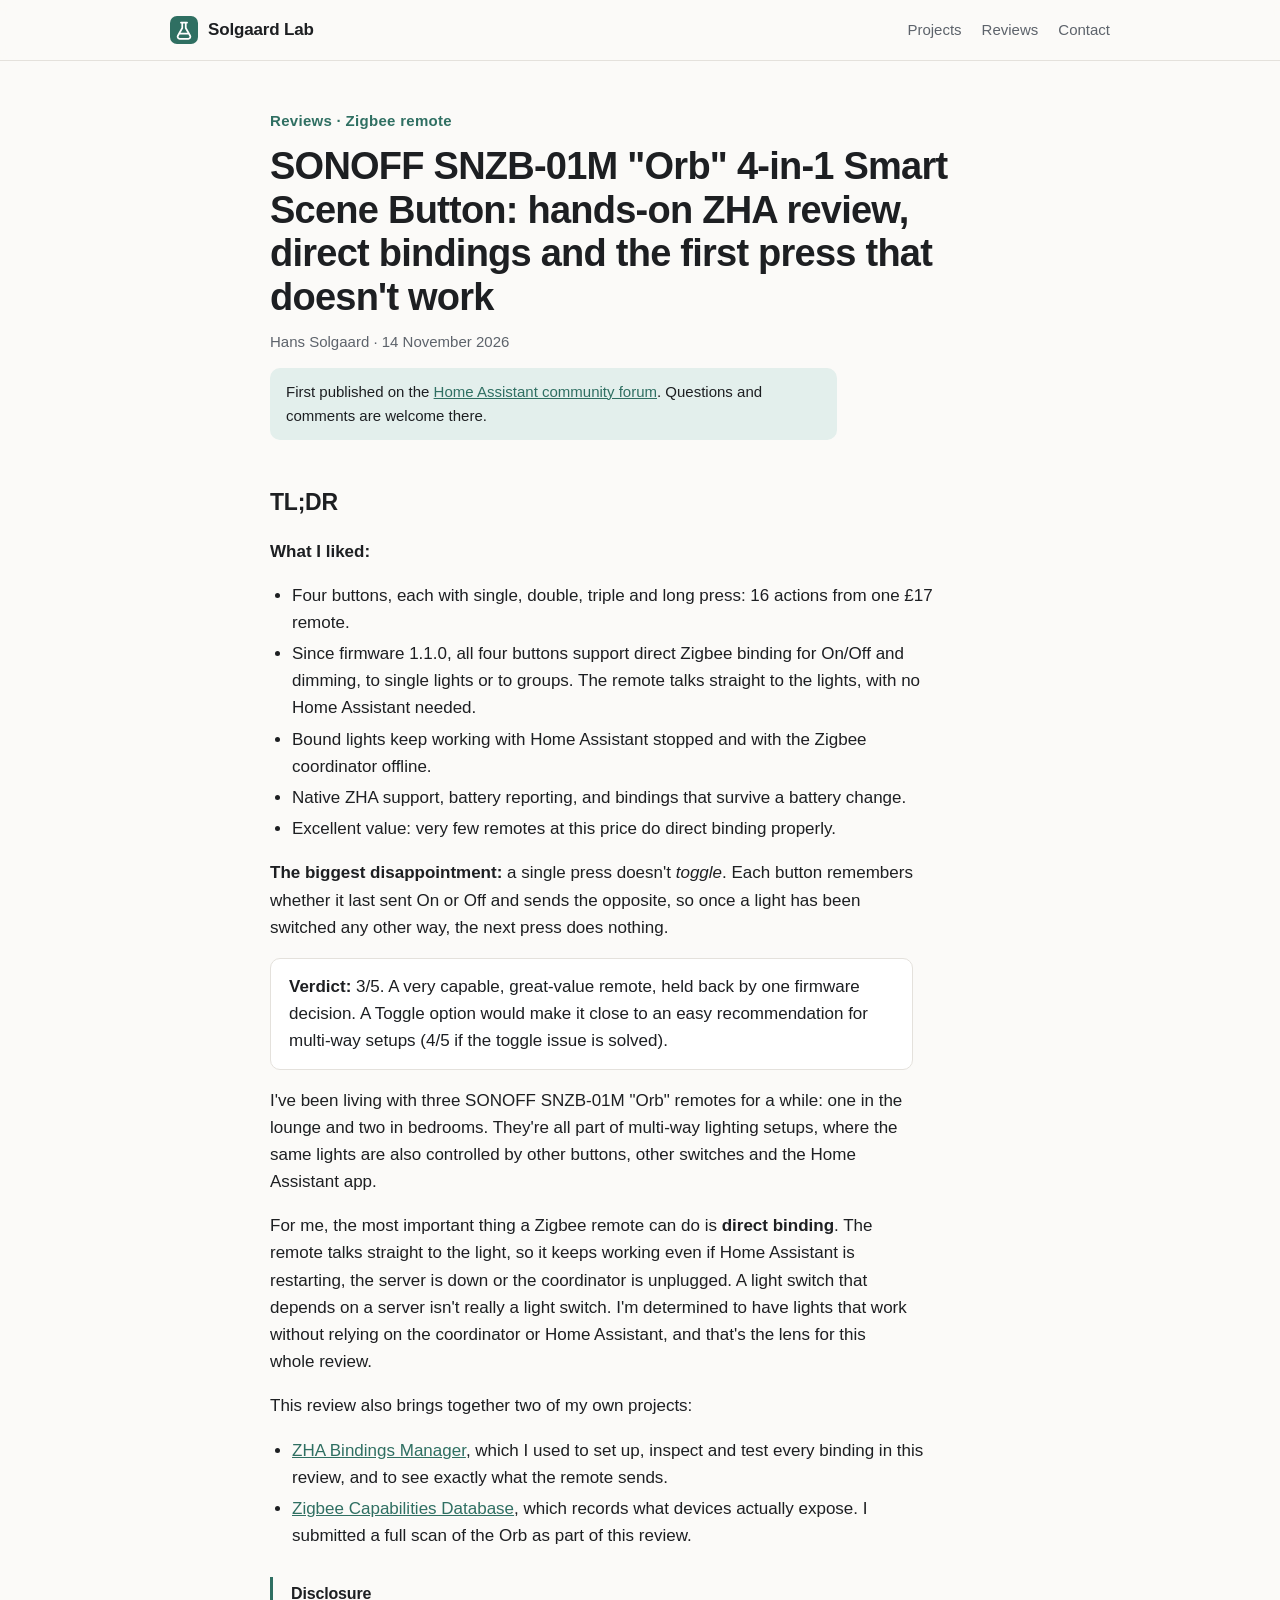
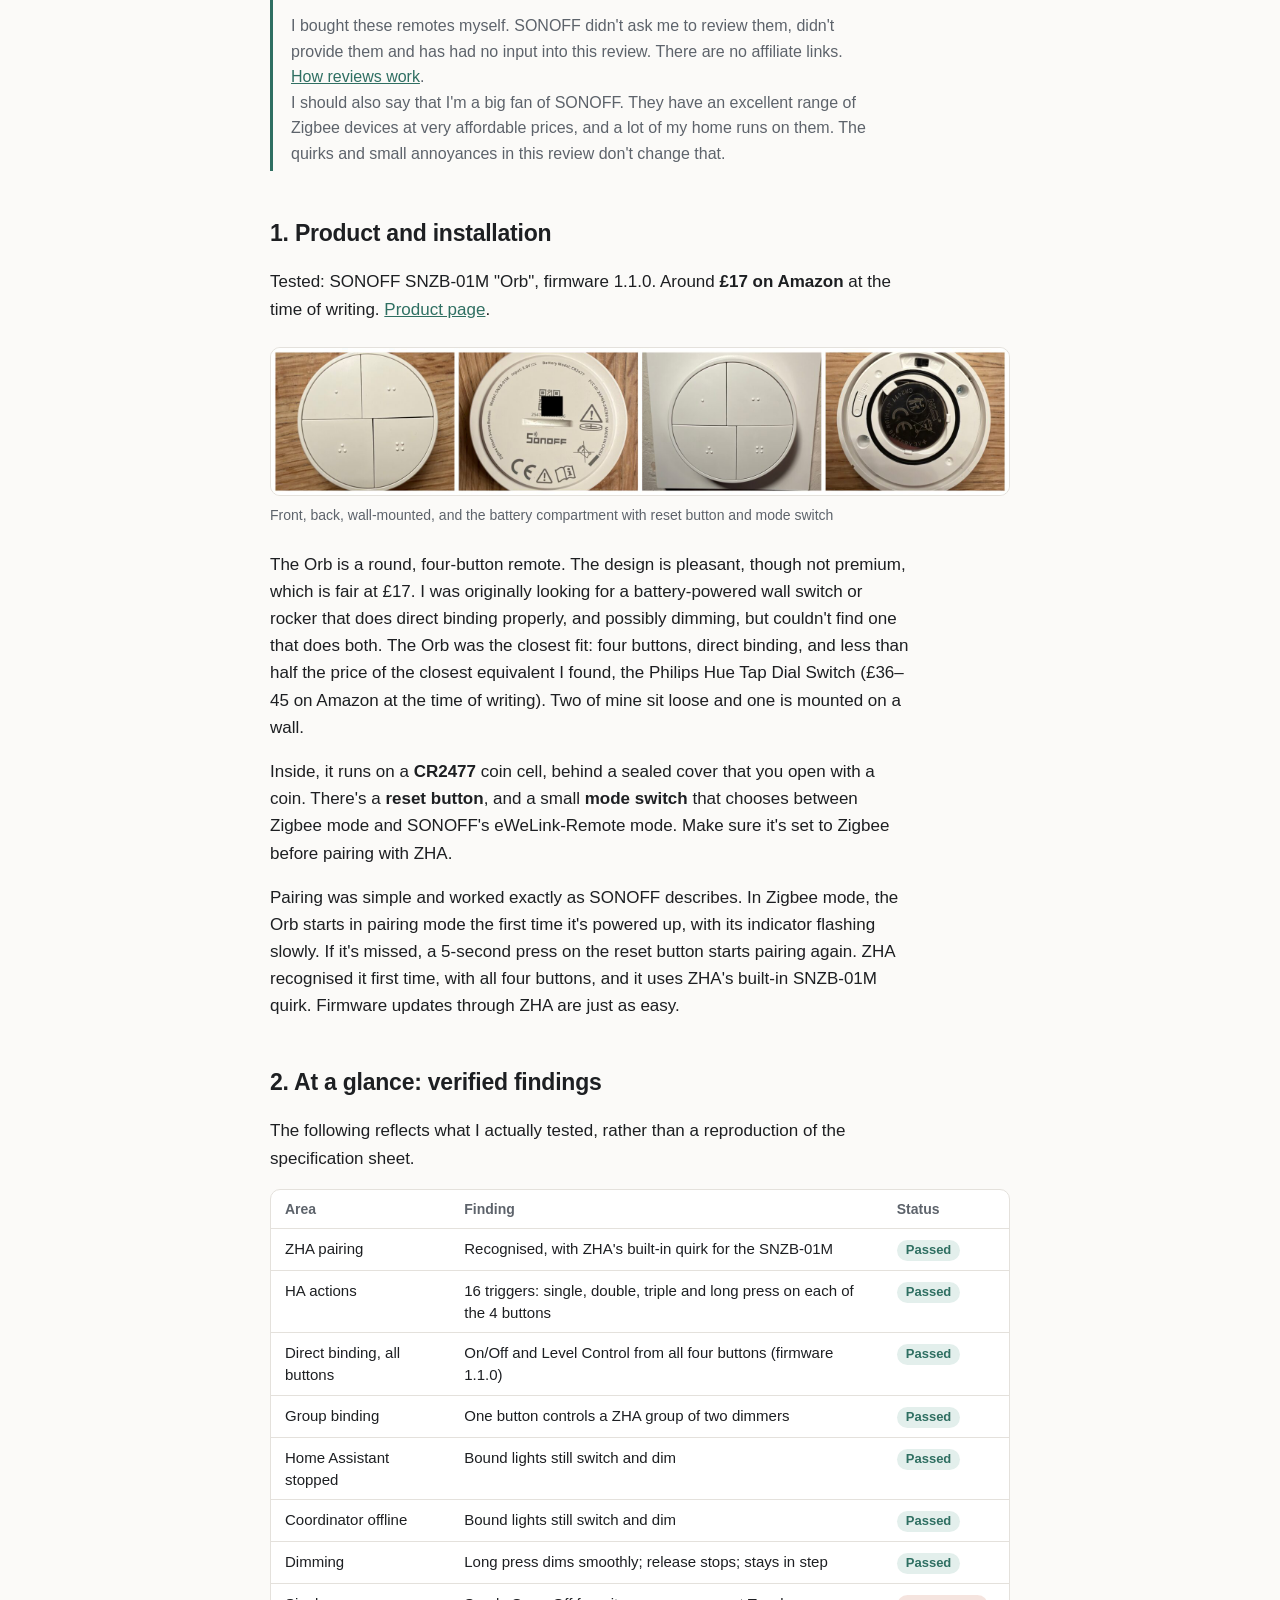
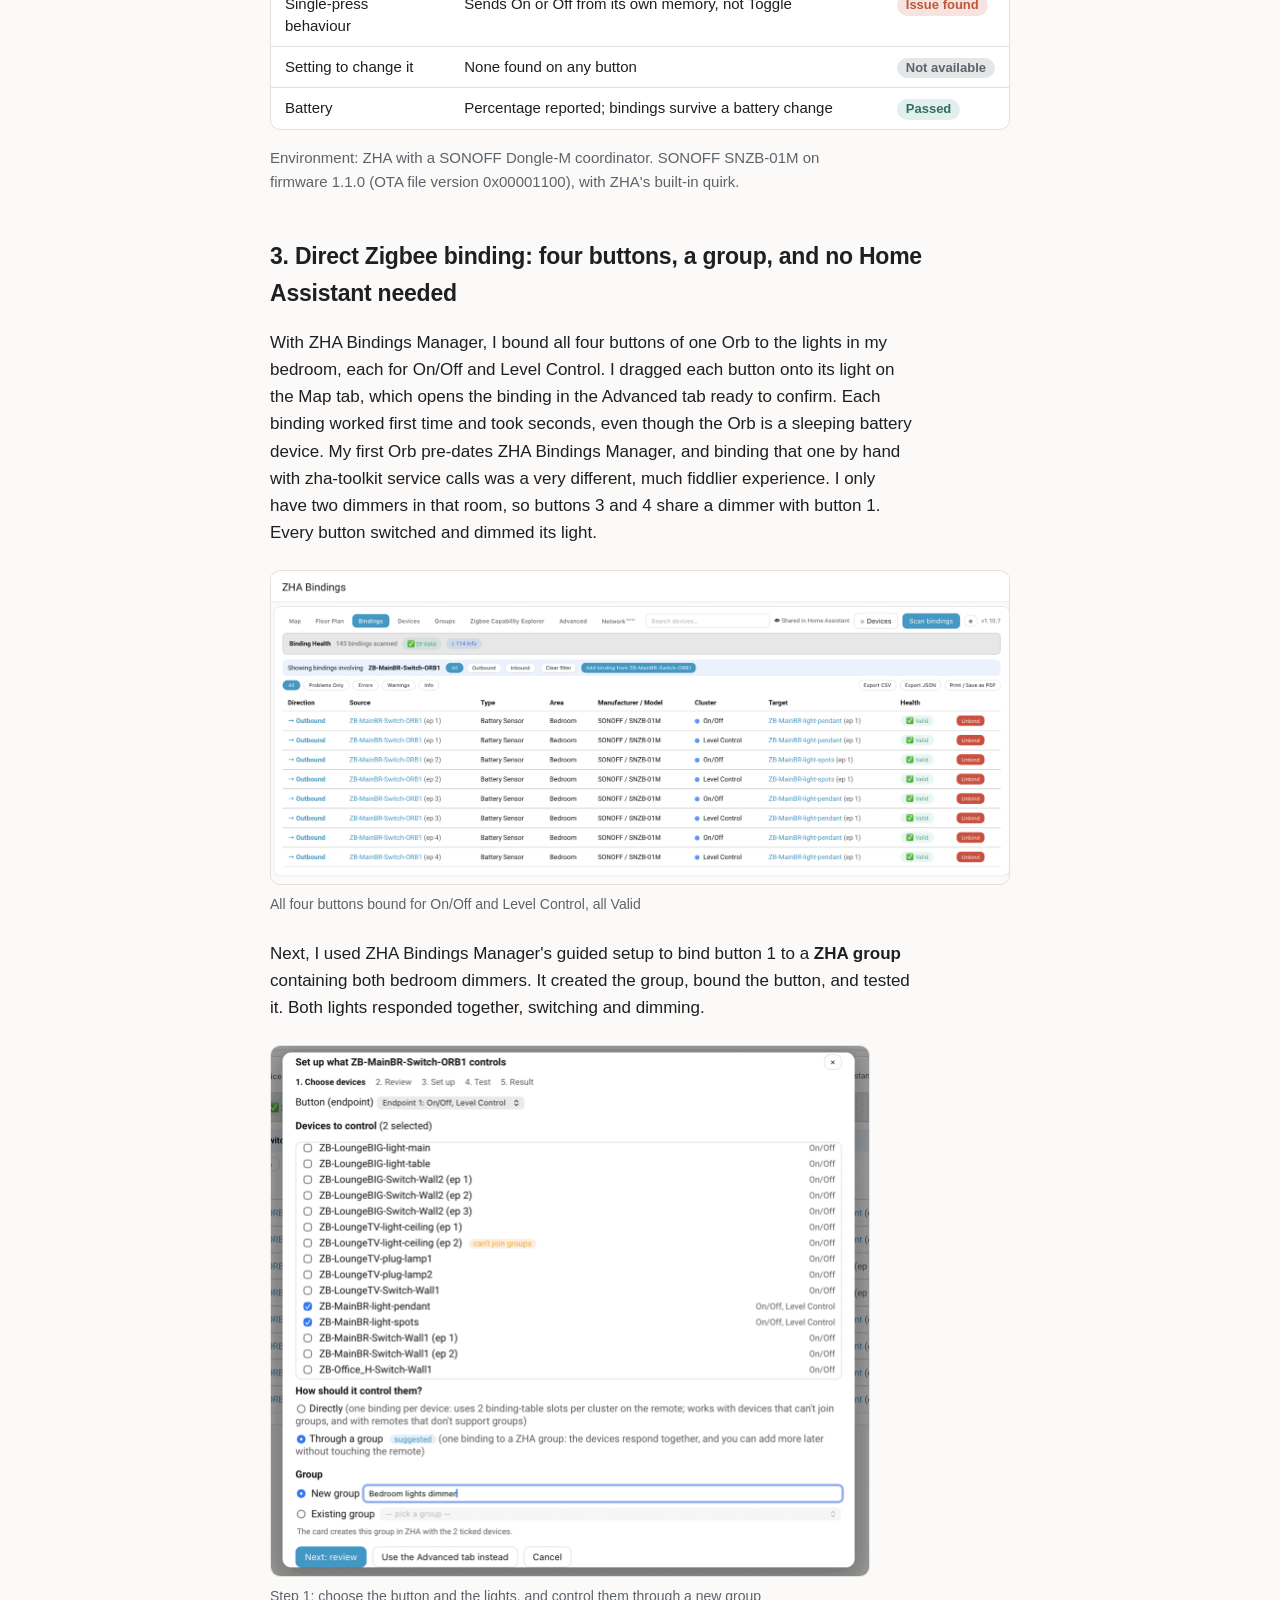
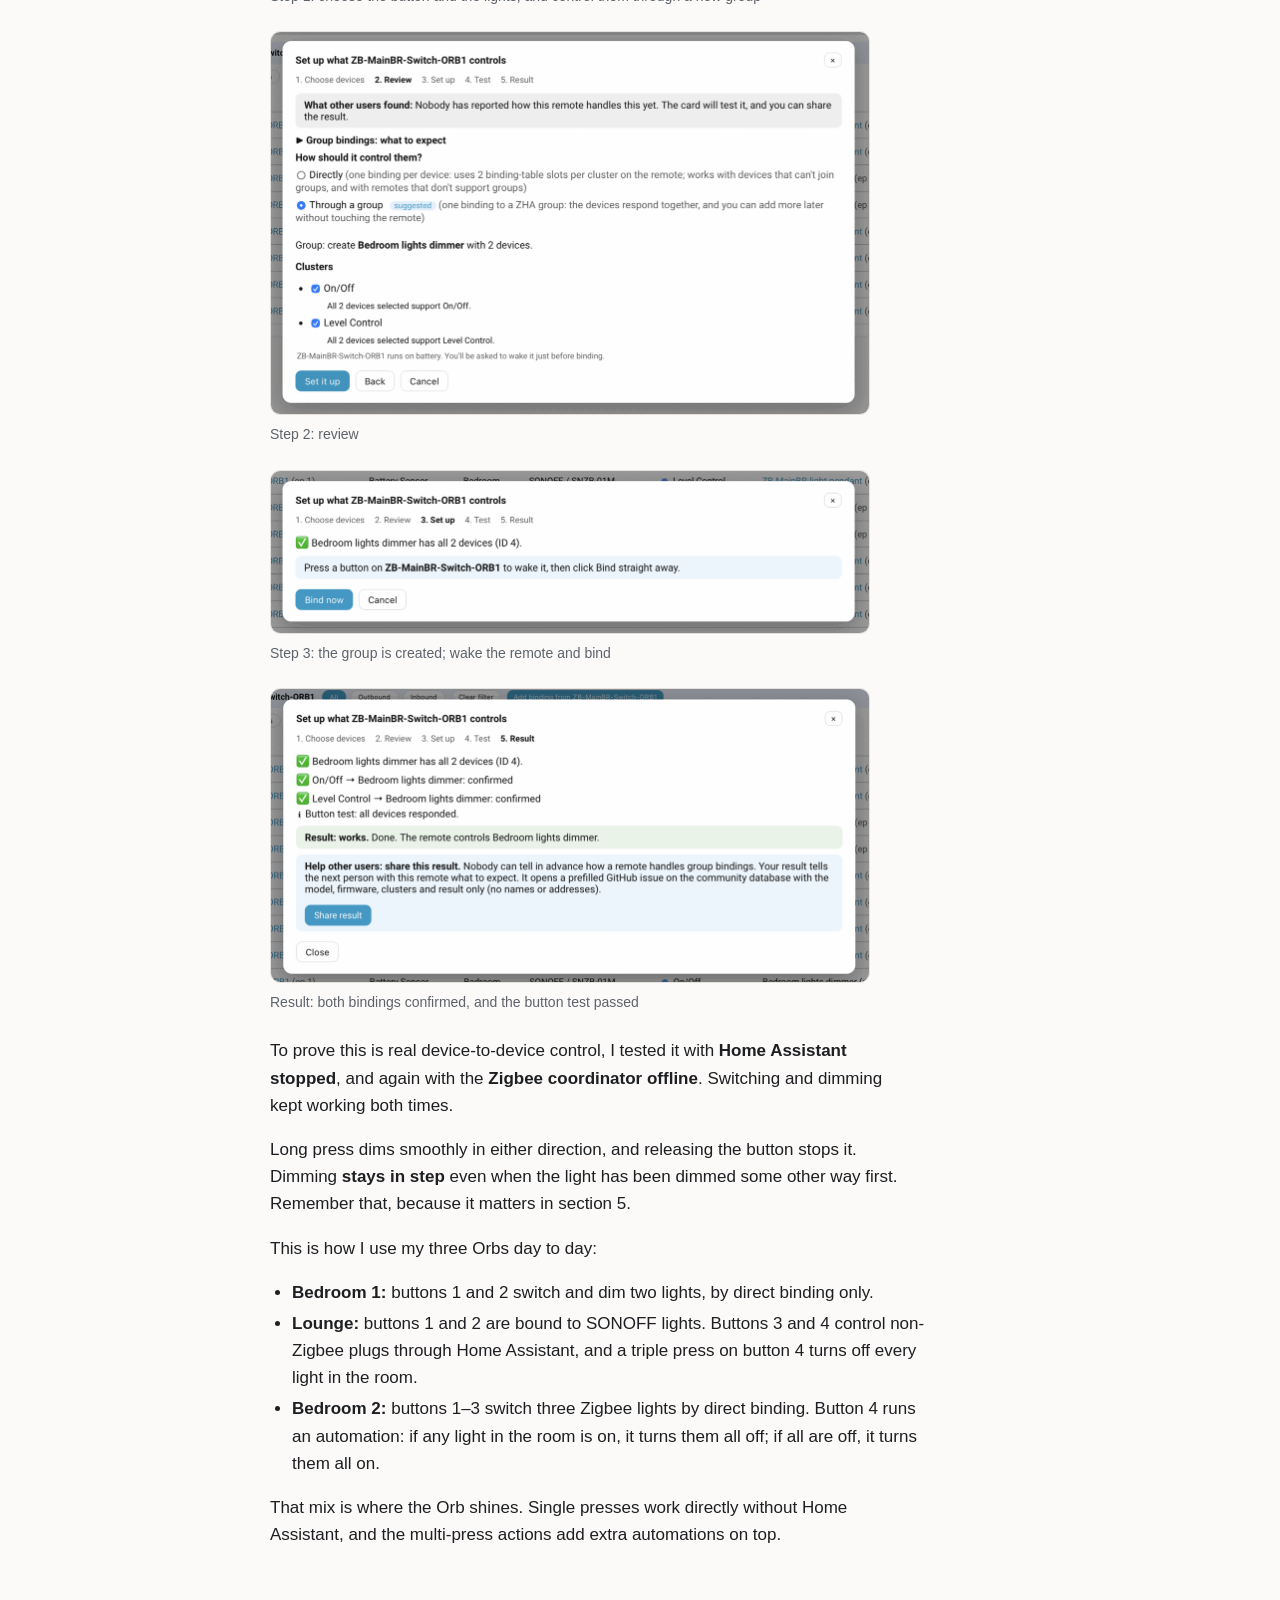
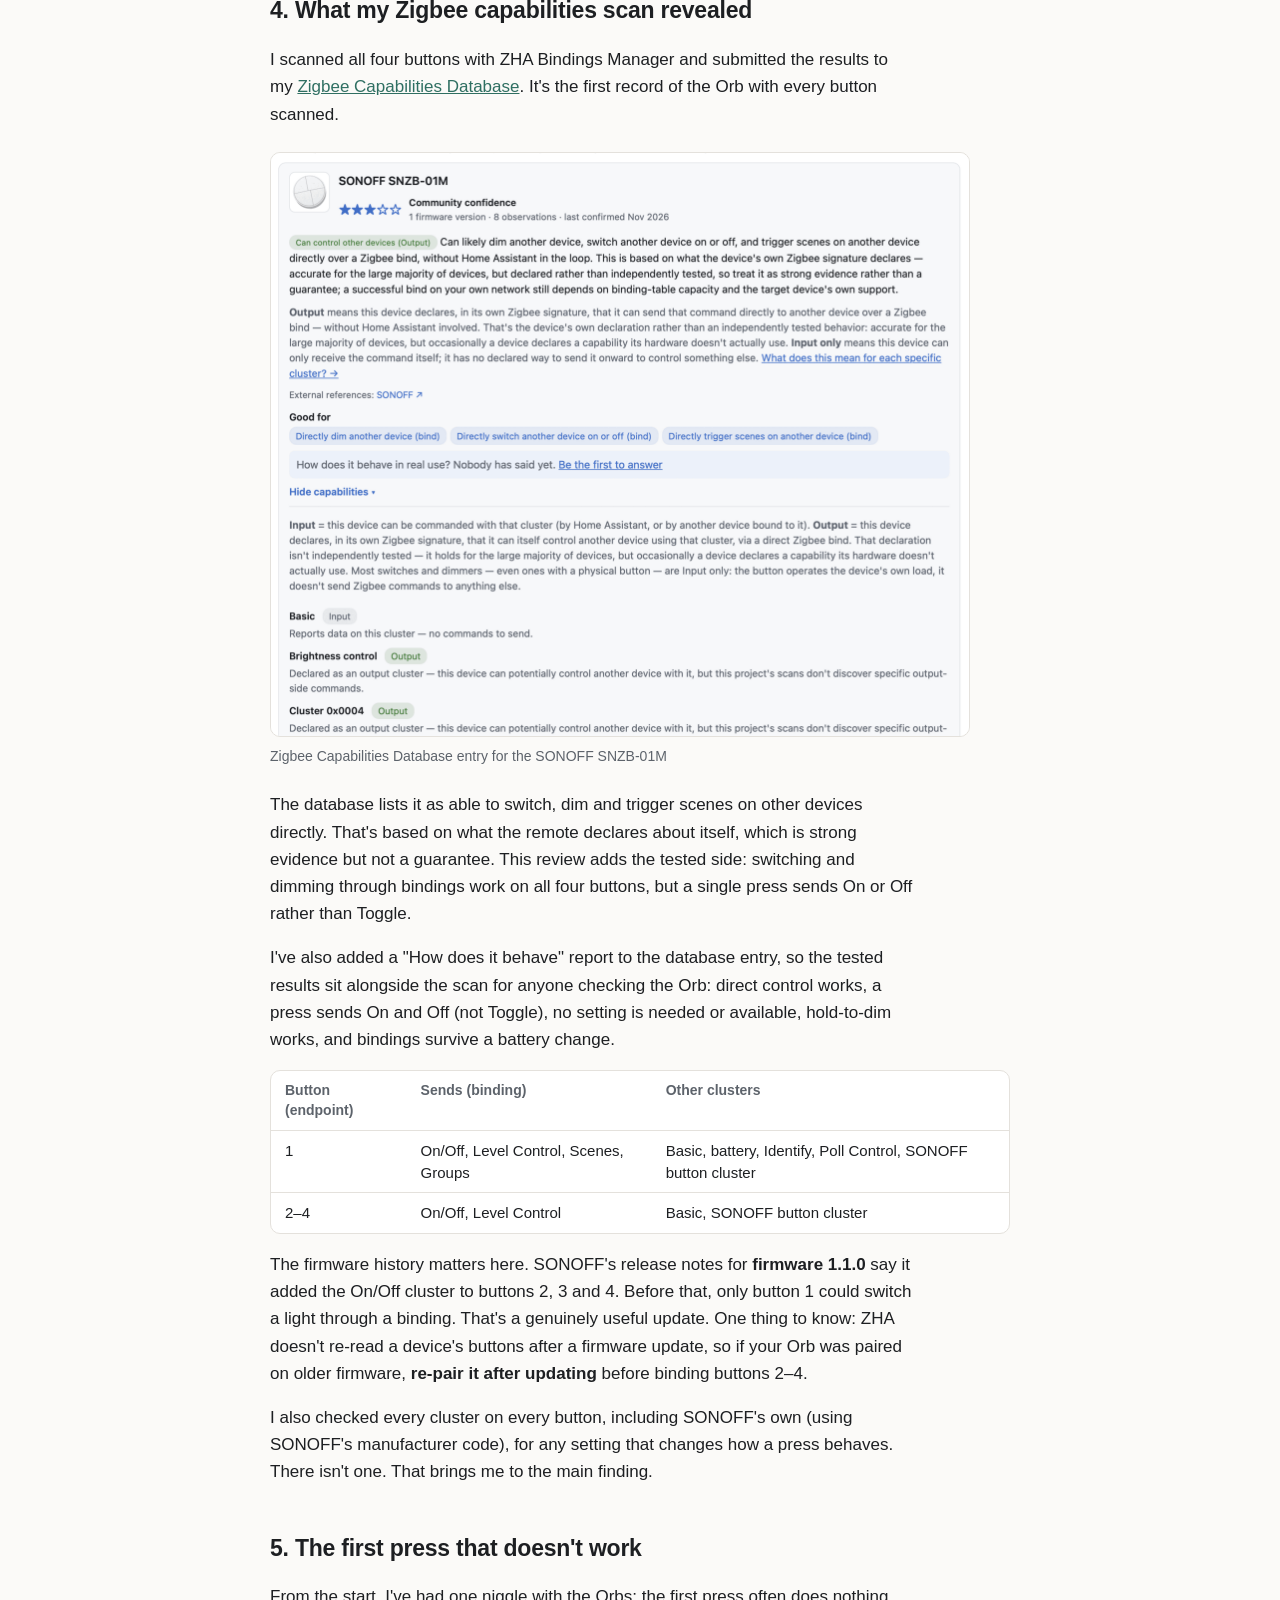
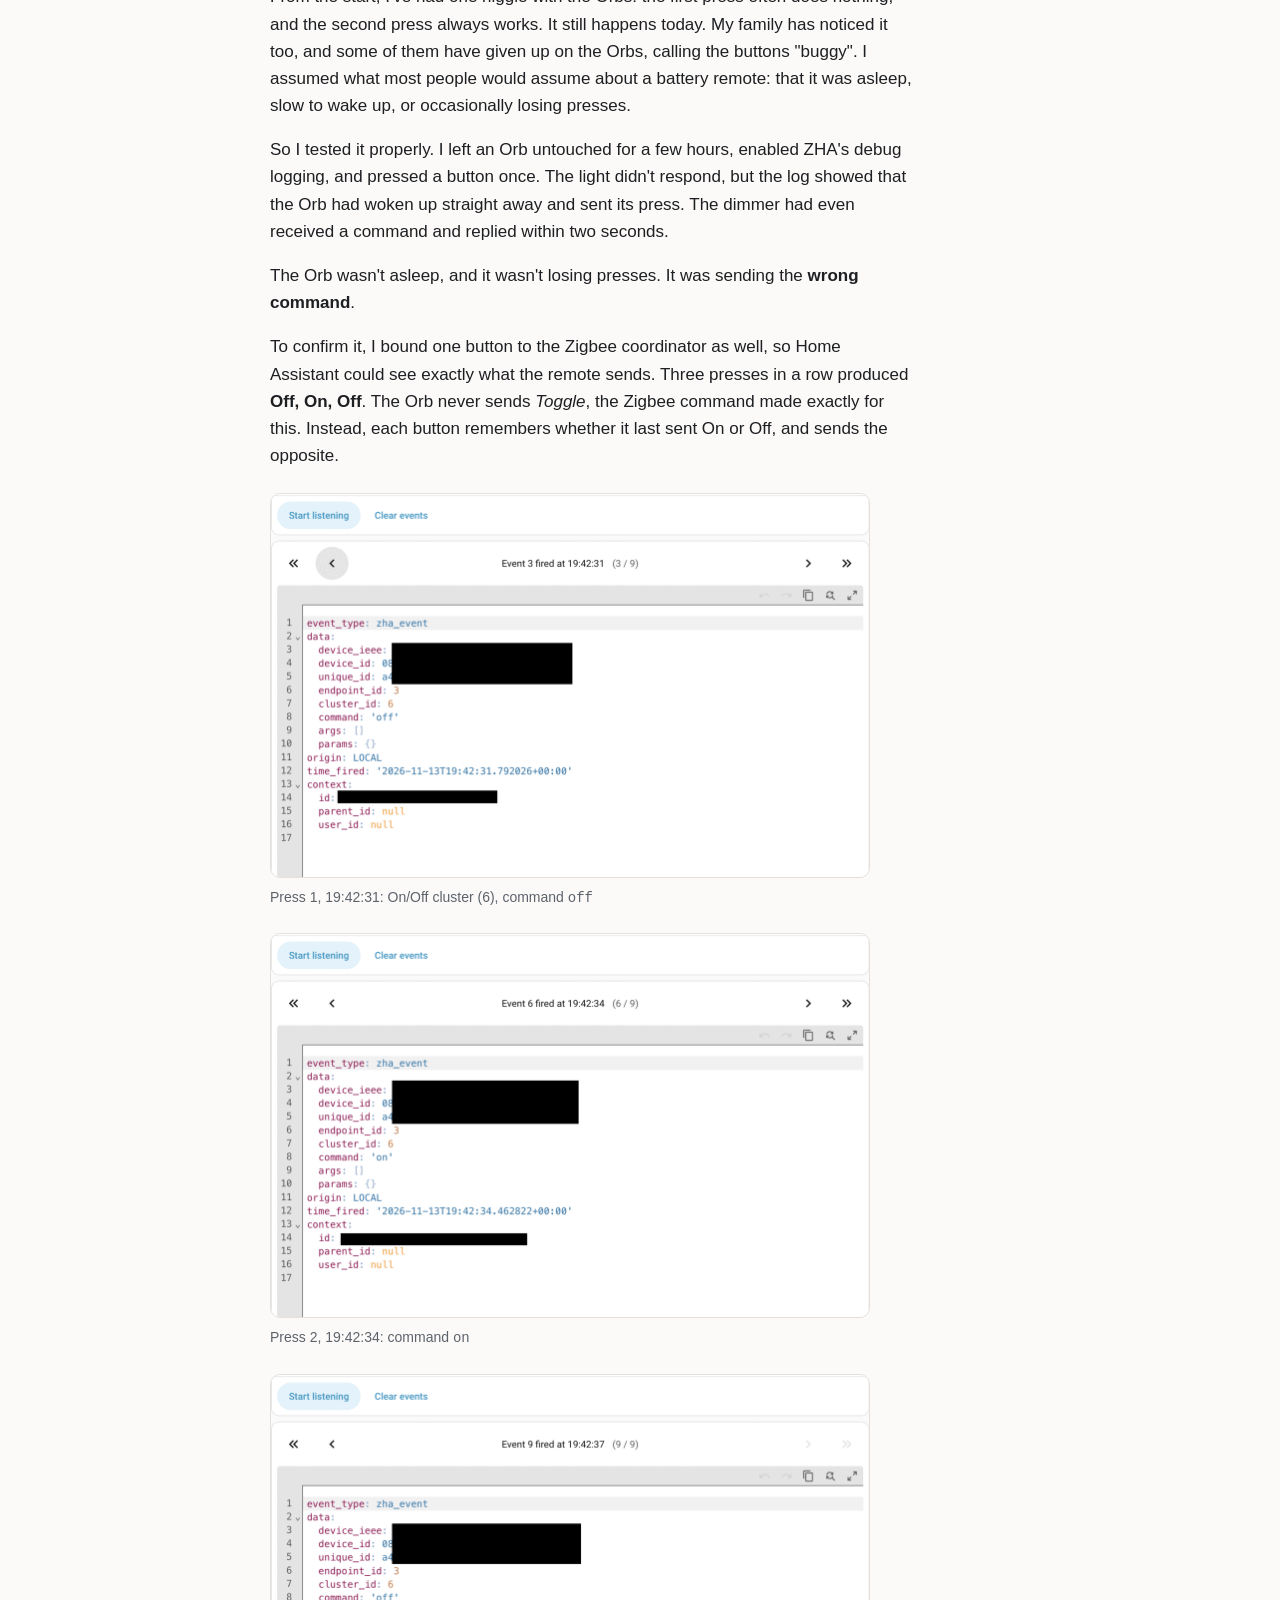
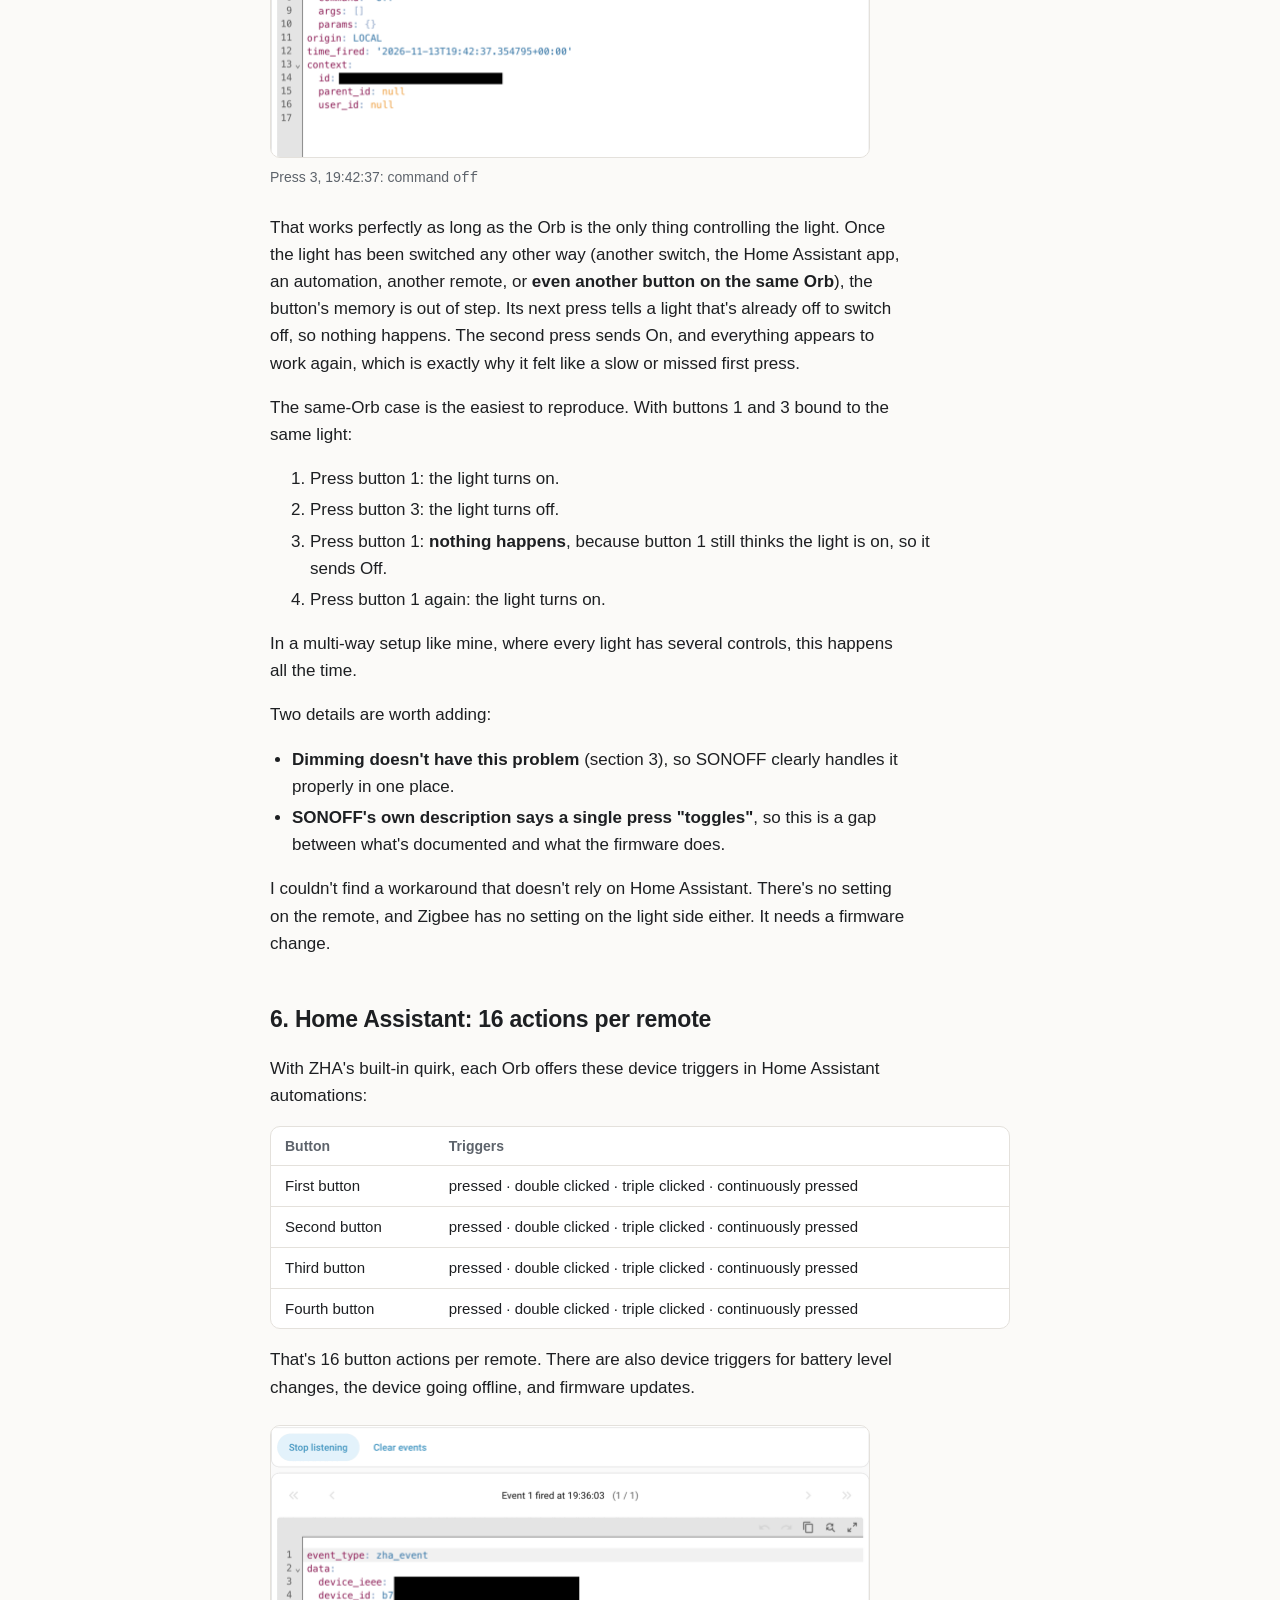
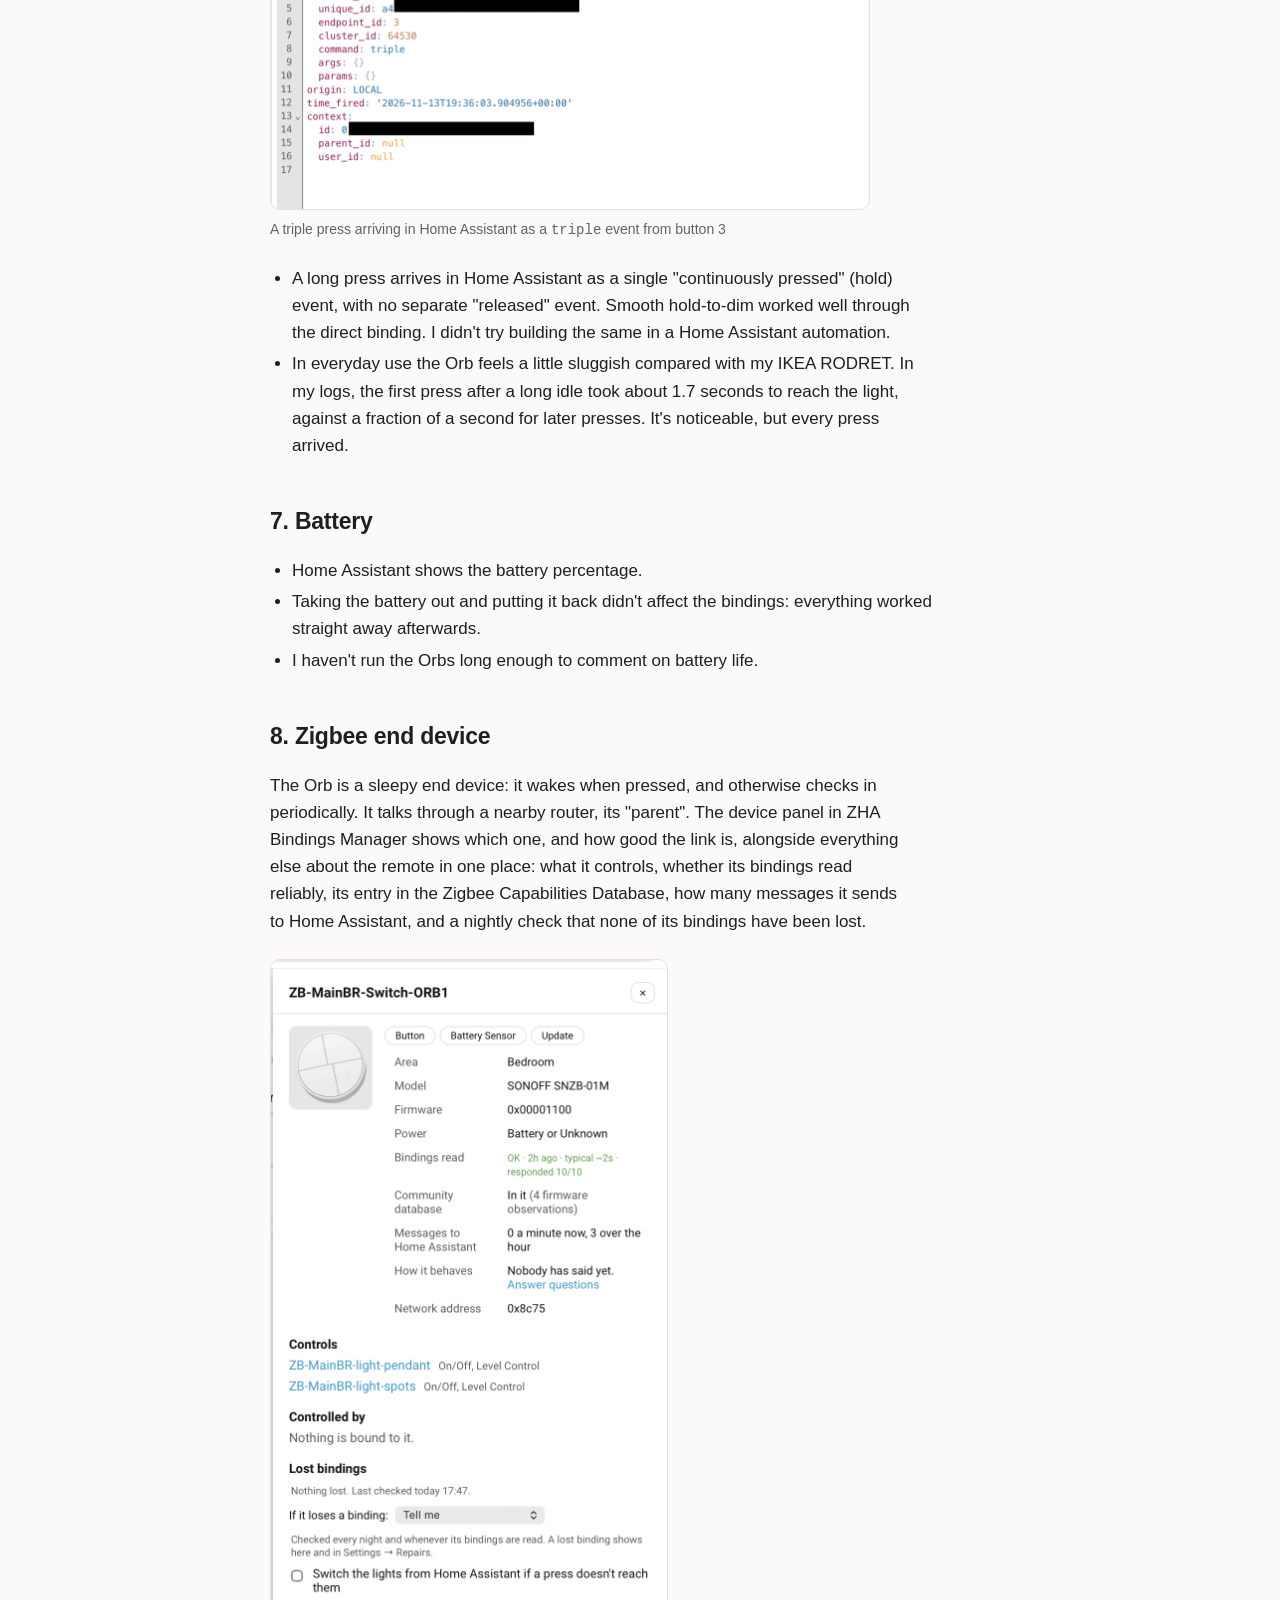
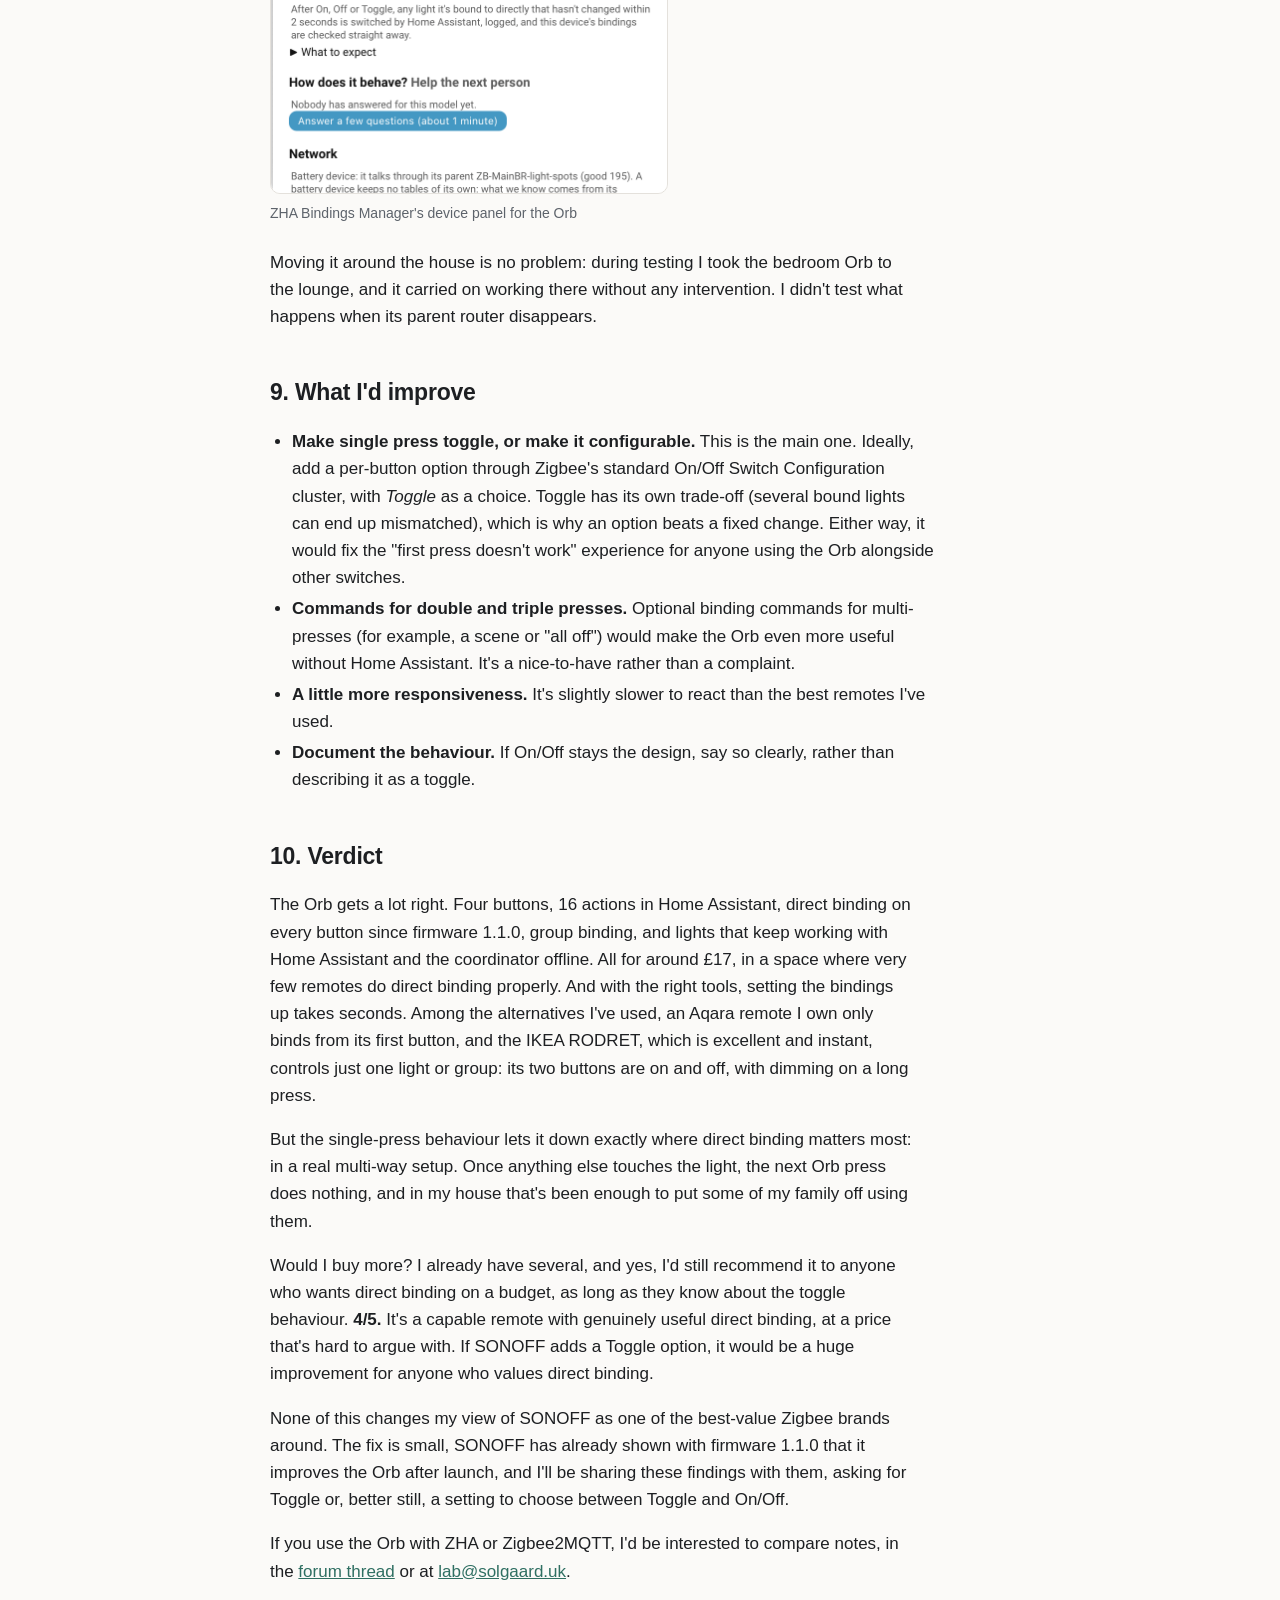
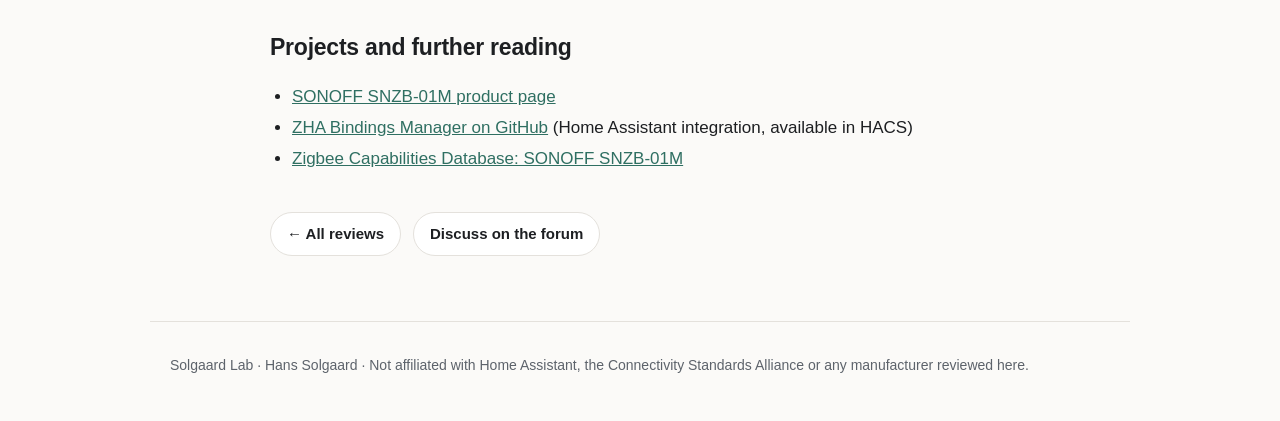
<file: reviews/sonoff-snzb-01m/index.html>
<!doctype html>
<html lang="en-GB">
<head>
<meta charset="utf-8">
<meta name="viewport" content="width=device-width, initial-scale=1">
<title>SONOFF SNZB-01M Orb review · Solgaard Lab</title>
<meta name="description" content="Hands-on ZHA review of the SONOFF SNZB-01M Orb 4-in-1 scene button: direct bindings on all four buttons, offline control, and why the first press often does nothing.">
<meta property="og:title" content="SONOFF SNZB-01M Orb: hands-on ZHA review">
<meta property="og:description" content="Direct bindings, offline control and the first press that doesn't work, tested on a real ZHA network.">
<meta property="og:url" content="https://lab.solgaard.uk/reviews/sonoff-snzb-01m/">
<meta property="og:image" content="https://lab.solgaard.uk/reviews/sonoff-snzb-01m/photos.jpeg">
<link rel="canonical" href="https://lab.solgaard.uk/reviews/sonoff-snzb-01m/">
<link rel="icon" href="../../favicon.svg" type="image/svg+xml">
<link rel="stylesheet" href="../../style.css">
</head>
<body>
<header class="top">
  <div class="wrap top-inner">
    <a class="brand" href="../../" aria-label="Solgaard Lab, home">
      <img src="../../favicon.svg" alt="" width="28" height="28">
      <span>Solgaard Lab</span>
    </a>
    <nav aria-label="Sections">
      <a href="../../#projects">Projects</a>
      <a href="../../#reviews">Reviews</a>
      <a href="../../#contact">Contact</a>
    </nav>
  </div>
</header>

<main class="wrap article">
  <p class="eyebrow"><a href="../../#reviews">Reviews</a> · Zigbee remote</p>
  <h1>SONOFF SNZB-01M "Orb" 4-in-1 Smart Scene Button: hands-on ZHA review, direct bindings and the first press that doesn't work</h1>
  <p class="byline">Hans Solgaard · 14 November 2026</p>
  <p class="origin">First published on the
    <a href="https://community.home-assistant.io/t/sonoff-snzb-01m-orb-4-in-1-smart-scene-button-hands-on-zha-review-direct-bindings-and-the-first-press-that-doesn-t-work/1034514">Home Assistant community forum</a>.
    Questions and comments are welcome there.</p>

  <h2 id="tldr">TL;DR</h2>
  <p><strong>What I liked:</strong></p>
  <ul>
    <li>Four buttons, each with single, double, triple and long press: 16 actions from one £17 remote.</li>
    <li>Since firmware 1.1.0, all four buttons support direct Zigbee binding for On/Off and dimming, to single lights or
      to groups. The remote talks straight to the lights, with no Home Assistant needed.</li>
    <li>Bound lights keep working with Home Assistant stopped and with the Zigbee coordinator offline.</li>
    <li>Native ZHA support, battery reporting, and bindings that survive a battery change.</li>
    <li>Excellent value: very few remotes at this price do direct binding properly.</li>
  </ul>
  <p><strong>The biggest disappointment:</strong> a single press doesn't <em>toggle</em>. Each button remembers whether it
    last sent On or Off and sends the opposite, so once a light has been switched any other way, the next press does
    nothing.</p>
  <p class="verdict"><strong>Verdict:</strong> 3/5. A very capable, great-value remote, held back by one firmware decision.
    A Toggle option would make it close to an easy recommendation for multi-way setups (4/5 if the toggle issue is
    solved).</p>

  <p>I've been living with three SONOFF SNZB-01M "Orb" remotes for a while: one in the lounge and two in bedrooms. They're
    all part of multi-way lighting setups, where the same lights are also controlled by other buttons, other switches and
    the Home Assistant app.</p>
  <p>For me, the most important thing a Zigbee remote can do is <strong>direct binding</strong>. The remote talks straight
    to the light, so it keeps working even if Home Assistant is restarting, the server is down or the coordinator is
    unplugged. A light switch that depends on a server isn't really a light switch. I'm determined to have lights that
    work without relying on the coordinator or Home Assistant, and that's the lens for this whole review.</p>
  <p>This review also brings together two of my own projects:</p>
  <ul>
    <li><a href="https://github.com/hsolgaard/zha-bindings-manager-integration">ZHA Bindings Manager</a>, which I used to
      set up, inspect and test every binding in this review, and to see exactly what the remote sends.</li>
    <li><a href="https://zigbee.solgaard.uk/">Zigbee Capabilities Database</a>, which records what devices actually
      expose. I submitted a full scan of the Orb as part of this review.</li>
  </ul>

  <aside class="disclosure">
    <h3>Disclosure</h3>
    <p>I bought these remotes myself. SONOFF didn't ask me to review them, didn't provide them and has had no input into
      this review. There are no affiliate links. <a href="../../#how-reviews-work">How reviews work</a>.</p>
    <p>I should also say that I'm a big fan of SONOFF. They have an excellent range of Zigbee devices at very affordable
      prices, and a lot of my home runs on them. The quirks and small annoyances in this review don't change that.</p>
  </aside>

  <h2 id="product">1. Product and installation</h2>
  <p>Tested: SONOFF SNZB-01M "Orb", firmware 1.1.0. Around <strong>£17 on Amazon</strong> at the time of writing.
    <a href="https://sonoff.tech/en-uk/products/sonoff-orb-4-in-1-zigbee-smart-scene-button-snzb-01m">Product page</a>.</p>
  <figure>
    <img src="photos.jpeg" width="780" height="156" alt="The SONOFF SNZB-01M Orb: front, back label, mounted on a wall, and the battery compartment with reset button and mode switch">
    <figcaption>Front, back, wall-mounted, and the battery compartment with reset button and mode switch</figcaption>
  </figure>
  <p>The Orb is a round, four-button remote. The design is pleasant, though not premium, which is fair at £17. I was
    originally looking for a battery-powered wall switch or rocker that does direct binding properly, and possibly
    dimming, but couldn't find one that does both. The Orb was the closest fit: four buttons, direct binding, and less
    than half the price of the closest equivalent I found, the Philips Hue Tap Dial Switch (£36–45 on Amazon at the time
    of writing). Two of mine sit loose and one is mounted on a wall.</p>
  <p>Inside, it runs on a <strong>CR2477</strong> coin cell, behind a sealed cover that you open with a coin. There's a
    <strong>reset button</strong>, and a small <strong>mode switch</strong> that chooses between Zigbee mode and SONOFF's
    eWeLink-Remote mode. Make sure it's set to Zigbee before pairing with ZHA.</p>
  <p>Pairing was simple and worked exactly as SONOFF describes. In Zigbee mode, the Orb starts in pairing mode the first
    time it's powered up, with its indicator flashing slowly. If it's missed, a 5-second press on the reset button starts
    pairing again. ZHA recognised it first time, with all four buttons, and it uses ZHA's built-in SNZB-01M quirk.
    Firmware updates through ZHA are just as easy.</p>

  <h2 id="at-a-glance">2. At a glance: verified findings</h2>
  <p>The following reflects what I actually tested, rather than a reproduction of the specification sheet.</p>
  <div class="table-wrap">
    <table>
      <thead><tr><th>Area</th><th>Finding</th><th>Status</th></tr></thead>
      <tbody>
        <tr><td>ZHA pairing</td><td>Recognised, with ZHA's built-in quirk for the SNZB-01M</td><td><span class="status ok">Passed</span></td></tr>
        <tr><td>HA actions</td><td>16 triggers: single, double, triple and long press on each of the 4 buttons</td><td><span class="status ok">Passed</span></td></tr>
        <tr><td>Direct binding, all buttons</td><td>On/Off and Level Control from all four buttons (firmware 1.1.0)</td><td><span class="status ok">Passed</span></td></tr>
        <tr><td>Group binding</td><td>One button controls a ZHA group of two dimmers</td><td><span class="status ok">Passed</span></td></tr>
        <tr><td>Home Assistant stopped</td><td>Bound lights still switch and dim</td><td><span class="status ok">Passed</span></td></tr>
        <tr><td>Coordinator offline</td><td>Bound lights still switch and dim</td><td><span class="status ok">Passed</span></td></tr>
        <tr><td>Dimming</td><td>Long press dims smoothly; release stops; stays in step</td><td><span class="status ok">Passed</span></td></tr>
        <tr><td>Single-press behaviour</td><td>Sends On or Off from its own memory, not Toggle</td><td><span class="status bad">Issue found</span></td></tr>
        <tr><td>Setting to change it</td><td>None found on any button</td><td><span class="status none">Not available</span></td></tr>
        <tr><td>Battery</td><td>Percentage reported; bindings survive a battery change</td><td><span class="status ok">Passed</span></td></tr>
      </tbody>
    </table>
  </div>
  <p class="note">Environment: ZHA with a SONOFF Dongle-M coordinator. SONOFF SNZB-01M on firmware 1.1.0 (OTA file version
    0x00001100), with ZHA's built-in quirk.</p>

  <h2 id="binding">3. Direct Zigbee binding: four buttons, a group, and no Home Assistant needed</h2>
  <p>With ZHA Bindings Manager, I bound all four buttons of one Orb to the lights in my bedroom, each for On/Off and Level
    Control. I dragged each button onto its light on the Map tab, which opens the binding in the Advanced tab ready to
    confirm. Each binding worked first time and took seconds, even though the Orb is a sleeping battery device. My first
    Orb pre-dates ZHA Bindings Manager, and binding that one by hand with zha-toolkit service calls was a very different,
    much fiddlier experience. I only have two dimmers in that room, so buttons 3 and 4 share a dimmer with button 1.
    Every button switched and dimmed its light.</p>
  <figure>
    <img src="bindings.png" width="780" height="331" loading="lazy" alt="ZHA Bindings Manager showing all four Orb buttons bound for On/Off and Level Control, all Valid">
    <figcaption>All four buttons bound for On/Off and Level Control, all Valid</figcaption>
  </figure>
  <p>Next, I used ZHA Bindings Manager's guided setup to bind button 1 to a <strong>ZHA group</strong> containing both
    bedroom dimmers. It created the group, bound the button, and tested it. Both lights responded together, switching and
    dimming.</p>
  <figure>
    <img src="group-bind1.png" width="600" height="531" loading="lazy" alt="Guided setup step 1: choosing button 1, the two bedroom lights, and a new group">
    <figcaption>Step 1: choose the button and the lights, and control them through a new group</figcaption>
  </figure>
  <figure>
    <img src="group-bind2.png" width="600" height="384" loading="lazy" alt="Guided setup step 2: review of the group and the On/Off and Level Control clusters">
    <figcaption>Step 2: review</figcaption>
  </figure>
  <figure>
    <img src="group-bind3.png" width="600" height="163" loading="lazy" alt="Guided setup step 3: group created, press a button on the remote and bind">
    <figcaption>Step 3: the group is created; wake the remote and bind</figcaption>
  </figure>
  <figure>
    <img src="group-bind5.png" width="600" height="294" loading="lazy" alt="Guided setup result: both bindings confirmed and the button test passed">
    <figcaption>Result: both bindings confirmed, and the button test passed</figcaption>
  </figure>
  <p>To prove this is real device-to-device control, I tested it with <strong>Home Assistant stopped</strong>, and again
    with the <strong>Zigbee coordinator offline</strong>. Switching and dimming kept working both times.</p>
  <p>Long press dims smoothly in either direction, and releasing the button stops it. Dimming <strong>stays in
    step</strong> even when the light has been dimmed some other way first. Remember that, because it matters in
    section 5.</p>
  <p>This is how I use my three Orbs day to day:</p>
  <ul>
    <li><strong>Bedroom 1:</strong> buttons 1 and 2 switch and dim two lights, by direct binding only.</li>
    <li><strong>Lounge:</strong> buttons 1 and 2 are bound to SONOFF lights. Buttons 3 and 4 control non-Zigbee plugs
      through Home Assistant, and a triple press on button 4 turns off every light in the room.</li>
    <li><strong>Bedroom 2:</strong> buttons 1–3 switch three Zigbee lights by direct binding. Button 4 runs an automation:
      if any light in the room is on, it turns them all off; if all are off, it turns them all on.</li>
  </ul>
  <p>That mix is where the Orb shines. Single presses work directly without Home Assistant, and the multi-press actions
    add extra automations on top.</p>

  <h2 id="scan">4. What my Zigbee capabilities scan revealed</h2>
  <p>I scanned all four buttons with ZHA Bindings Manager and submitted the results to my
    <a href="https://zigbee.solgaard.uk/?manufacturer=SONOFF&amp;model=SNZB-01M">Zigbee Capabilities Database</a>. It's
    the first record of the Orb with every button scanned.</p>
  <figure>
    <img src="database.png" width="700" height="585" loading="lazy" alt="Zigbee Capabilities Database entry for the SONOFF SNZB-01M">
    <figcaption>Zigbee Capabilities Database entry for the SONOFF SNZB-01M</figcaption>
  </figure>
  <p>The database lists it as able to switch, dim and trigger scenes on other devices directly. That's based on what the
    remote declares about itself, which is strong evidence but not a guarantee. This review adds the tested side:
    switching and dimming through bindings work on all four buttons, but a single press sends On or Off rather than
    Toggle.</p>
  <p>I've also added a "How does it behave" report to the database entry, so the tested results sit alongside the scan
    for anyone checking the Orb: direct control works, a press sends On and Off (not Toggle), no setting is needed or
    available, hold-to-dim works, and bindings survive a battery change.</p>
  <div class="table-wrap">
    <table>
      <thead><tr><th>Button (endpoint)</th><th>Sends (binding)</th><th>Other clusters</th></tr></thead>
      <tbody>
        <tr><td>1</td><td>On/Off, Level Control, Scenes, Groups</td><td>Basic, battery, Identify, Poll Control, SONOFF button cluster</td></tr>
        <tr><td>2–4</td><td>On/Off, Level Control</td><td>Basic, SONOFF button cluster</td></tr>
      </tbody>
    </table>
  </div>
  <p>The firmware history matters here. SONOFF's release notes for <strong>firmware 1.1.0</strong> say it added the On/Off
    cluster to buttons 2, 3 and 4. Before that, only button 1 could switch a light through a binding. That's a genuinely
    useful update. One thing to know: ZHA doesn't re-read a device's buttons after a firmware update, so if your Orb was
    paired on older firmware, <strong>re-pair it after updating</strong> before binding buttons 2–4.</p>
  <p>I also checked every cluster on every button, including SONOFF's own (using SONOFF's manufacturer code), for any
    setting that changes how a press behaves. There isn't one. That brings me to the main finding.</p>

  <h2 id="first-press">5. The first press that doesn't work</h2>
  <p>From the start, I've had one niggle with the Orbs: the first press often does nothing, and the second press always
    works. It still happens today. My family has noticed it too, and some of them have given up on the Orbs, calling the
    buttons "buggy". I assumed what most people would assume about a battery remote: that it was asleep, slow to wake up,
    or occasionally losing presses.</p>
  <p>So I tested it properly. I left an Orb untouched for a few hours, enabled ZHA's debug logging, and pressed a button
    once. The light didn't respond, but the log showed that the Orb had woken up straight away and sent its press. The
    dimmer had even received a command and replied within two seconds.</p>
  <p>The Orb wasn't asleep, and it wasn't losing presses. It was sending the <strong>wrong command</strong>.</p>
  <p>To confirm it, I bound one button to the Zigbee coordinator as well, so Home Assistant could see exactly what the
    remote sends. Three presses in a row produced <strong>Off, On, Off</strong>. The Orb never sends <em>Toggle</em>, the
    Zigbee command made exactly for this. Instead, each button remembers whether it last sent On or Off, and sends the
    opposite.</p>
  <figure>
    <img src="event-off1.png" width="600" height="384" loading="lazy" alt="Home Assistant event for press 1: On/Off cluster, command off">
    <figcaption>Press 1, 19:42:31: On/Off cluster (6), command <code>off</code></figcaption>
  </figure>
  <figure>
    <img src="event-on.png" width="600" height="384" loading="lazy" alt="Home Assistant event for press 2: On/Off cluster, command on">
    <figcaption>Press 2, 19:42:34: command <code>on</code></figcaption>
  </figure>
  <figure>
    <img src="event-off2.png" width="600" height="384" loading="lazy" alt="Home Assistant event for press 3: On/Off cluster, command off">
    <figcaption>Press 3, 19:42:37: command <code>off</code></figcaption>
  </figure>
  <p>That works perfectly as long as the Orb is the only thing controlling the light. Once the light has been switched any
    other way (another switch, the Home Assistant app, an automation, another remote, or <strong>even another button on
    the same Orb</strong>), the button's memory is out of step. Its next press tells a light that's already off to switch
    off, so nothing happens. The second press sends On, and everything appears to work again, which is exactly why it
    felt like a slow or missed first press.</p>
  <p>The same-Orb case is the easiest to reproduce. With buttons 1 and 3 bound to the same light:</p>
  <ol>
    <li>Press button 1: the light turns on.</li>
    <li>Press button 3: the light turns off.</li>
    <li>Press button 1: <strong>nothing happens</strong>, because button 1 still thinks the light is on, so it sends
      Off.</li>
    <li>Press button 1 again: the light turns on.</li>
  </ol>
  <p>In a multi-way setup like mine, where every light has several controls, this happens all the time.</p>
  <p>Two details are worth adding:</p>
  <ul>
    <li><strong>Dimming doesn't have this problem</strong> (section 3), so SONOFF clearly handles it properly in one
      place.</li>
    <li><strong>SONOFF's own description says a single press "toggles"</strong>, so this is a gap between what's
      documented and what the firmware does.</li>
  </ul>
  <p>I couldn't find a workaround that doesn't rely on Home Assistant. There's no setting on the remote, and Zigbee has
    no setting on the light side either. It needs a firmware change.</p>

  <h2 id="home-assistant">6. Home Assistant: 16 actions per remote</h2>
  <p>With ZHA's built-in quirk, each Orb offers these device triggers in Home Assistant automations:</p>
  <div class="table-wrap">
    <table>
      <thead><tr><th>Button</th><th>Triggers</th></tr></thead>
      <tbody>
        <tr><td>First button</td><td>pressed · double clicked · triple clicked · continuously pressed</td></tr>
        <tr><td>Second button</td><td>pressed · double clicked · triple clicked · continuously pressed</td></tr>
        <tr><td>Third button</td><td>pressed · double clicked · triple clicked · continuously pressed</td></tr>
        <tr><td>Fourth button</td><td>pressed · double clicked · triple clicked · continuously pressed</td></tr>
      </tbody>
    </table>
  </div>
  <p>That's 16 button actions per remote. There are also device triggers for battery level changes, the device going
    offline, and firmware updates.</p>
  <figure>
    <img src="event-triple.png" width="600" height="384" loading="lazy" alt="Home Assistant event for a triple press on button 3">
    <figcaption>A triple press arriving in Home Assistant as a <code>triple</code> event from button 3</figcaption>
  </figure>
  <ul>
    <li>A long press arrives in Home Assistant as a single "continuously pressed" (hold) event, with no separate
      "released" event. Smooth hold-to-dim worked well through the direct binding. I didn't try building the same in a
      Home Assistant automation.</li>
    <li>In everyday use the Orb feels a little sluggish compared with my IKEA RODRET. In my logs, the first press after a
      long idle took about 1.7 seconds to reach the light, against a fraction of a second for later presses. It's
      noticeable, but every press arrived.</li>
  </ul>

  <h2 id="battery">7. Battery</h2>
  <ul>
    <li>Home Assistant shows the battery percentage.</li>
    <li>Taking the battery out and putting it back didn't affect the bindings: everything worked straight away
      afterwards.</li>
    <li>I haven't run the Orbs long enough to comment on battery life.</li>
  </ul>

  <h2 id="end-device">8. Zigbee end device</h2>
  <p>The Orb is a sleepy end device: it wakes when pressed, and otherwise checks in periodically. It talks through a nearby
    router, its "parent". The device panel in ZHA Bindings Manager shows which one, and how good the link is, alongside
    everything else about the remote in one place: what it controls, whether its bindings read reliably, its entry in the
    Zigbee Capabilities Database, how many messages it sends to Home Assistant, and a nightly check that none of its
    bindings have been lost.</p>
  <figure>
    <img src="side-panel.png" width="398" height="838" loading="lazy" alt="ZHA Bindings Manager device panel for the Orb: what it controls, binding reads, database entry, lost-binding checks and its parent router">
    <figcaption>ZHA Bindings Manager's device panel for the Orb</figcaption>
  </figure>
  <p>Moving it around the house is no problem: during testing I took the bedroom Orb to the lounge, and it carried on
    working there without any intervention. I didn't test what happens when its parent router disappears.</p>

  <h2 id="improve">9. What I'd improve</h2>
  <ul>
    <li><strong>Make single press toggle, or make it configurable.</strong> This is the main one. Ideally, add a per-button
      option through Zigbee's standard On/Off Switch Configuration cluster, with <em>Toggle</em> as a choice. Toggle has
      its own trade-off (several bound lights can end up mismatched), which is why an option beats a fixed change.
      Either way, it would fix the "first press doesn't work" experience for anyone using the Orb alongside other
      switches.</li>
    <li><strong>Commands for double and triple presses.</strong> Optional binding commands for multi-presses (for
      example, a scene or "all off") would make the Orb even more useful without Home Assistant. It's a nice-to-have
      rather than a complaint.</li>
    <li><strong>A little more responsiveness.</strong> It's slightly slower to react than the best remotes I've
      used.</li>
    <li><strong>Document the behaviour.</strong> If On/Off stays the design, say so clearly, rather than describing it as
      a toggle.</li>
  </ul>

  <h2 id="verdict">10. Verdict</h2>
  <p>The Orb gets a lot right. Four buttons, 16 actions in Home Assistant, direct binding on every button since firmware
    1.1.0, group binding, and lights that keep working with Home Assistant and the coordinator offline. All for around
    £17, in a space where very few remotes do direct binding properly. And with the right tools, setting the bindings up
    takes seconds. Among the alternatives I've used, an Aqara remote I own only binds from its first button, and the
    IKEA RODRET, which is excellent and instant, controls just one light or group: its two buttons are on and off, with
    dimming on a long press.</p>
  <p>But the single-press behaviour lets it down exactly where direct binding matters most: in a real multi-way setup.
    Once anything else touches the light, the next Orb press does nothing, and in my house that's been enough to put some
    of my family off using them.</p>
  <p>Would I buy more? I already have several, and yes, I'd still recommend it to anyone who wants direct binding on a
    budget, as long as they know about the toggle behaviour. <strong>4/5.</strong> It's a capable remote with genuinely
    useful direct binding, at a price that's hard to argue with. If SONOFF adds a Toggle option, it would be a huge
    improvement for anyone who values direct binding.</p>
  <p>None of this changes my view of SONOFF as one of the best-value Zigbee brands around. The fix is small, SONOFF has
    already shown with firmware 1.1.0 that it improves the Orb after launch, and I'll be sharing these findings with them,
    asking for Toggle or, better still, a setting to choose between Toggle and On/Off.</p>
  <p>If you use the Orb with ZHA or Zigbee2MQTT, I'd be interested to compare notes, in the
    <a href="https://community.home-assistant.io/t/sonoff-snzb-01m-orb-4-in-1-smart-scene-button-hands-on-zha-review-direct-bindings-and-the-first-press-that-doesn-t-work/1034514">forum thread</a>
    or at <a href="mailto:lab@solgaard.uk">lab@solgaard.uk</a>.</p>

  <h2 id="further">Projects and further reading</h2>
  <ul>
    <li><a href="https://sonoff.tech/en-uk/products/sonoff-orb-4-in-1-zigbee-smart-scene-button-snzb-01m">SONOFF SNZB-01M product page</a></li>
    <li><a href="https://github.com/hsolgaard/zha-bindings-manager-integration">ZHA Bindings Manager on GitHub</a> (Home Assistant integration, available in HACS)</li>
    <li><a href="https://zigbee.solgaard.uk/?manufacturer=SONOFF&amp;model=SNZB-01M">Zigbee Capabilities Database: SONOFF SNZB-01M</a></li>
  </ul>

  <p class="back"><a class="btn" href="../../#reviews">← All reviews</a>
    <a class="btn" href="https://community.home-assistant.io/t/sonoff-snzb-01m-orb-4-in-1-smart-scene-button-hands-on-zha-review-direct-bindings-and-the-first-press-that-doesn-t-work/1034514">Discuss on the forum</a></p>
</main>

<footer class="wrap foot">
  <p>Solgaard Lab · Hans Solgaard · Not affiliated with Home Assistant, the Connectivity Standards Alliance or any
    manufacturer reviewed here.</p>
</footer>
</body>
</html>
</file>
<file: style.css>
:root {
  --bg: #fbfaf8;
  --surface: #ffffff;
  --text: #1d1f22;
  --muted: #5d636b;
  --line: #e4e1dc;
  --accent: #2f6f62;
  --accent-soft: #e3efec;
  --shadow: 0 1px 2px rgba(20, 20, 20, 0.04), 0 4px 16px rgba(20, 20, 20, 0.05);
  color-scheme: light dark;
}
@media (prefers-color-scheme: dark) {
  :root {
    --bg: #141618;
    --surface: #1c1f22;
    --text: #e8e6e3;
    --muted: #a0a6ad;
    --line: #2d3236;
    --accent: #6cc3ad;
    --accent-soft: #1f3330;
    --shadow: none;
  }
}

* { box-sizing: border-box; }
html { scroll-behavior: smooth; scroll-padding-top: 72px; }
body {
  margin: 0;
  background: var(--bg);
  color: var(--text);
  font: 17px/1.6 -apple-system, BlinkMacSystemFont, "Segoe UI", "Helvetica Neue", Helvetica, Arial, sans-serif;
  -webkit-font-smoothing: antialiased;
}
a { color: var(--accent); }
.wrap { max-width: 980px; margin: 0 auto; padding: 0 20px; }

/* header */
.top {
  position: sticky; top: 0; z-index: 10;
  background: color-mix(in srgb, var(--bg) 88%, transparent);
  backdrop-filter: blur(8px);
  border-bottom: 1px solid var(--line);
}
.top-inner { display: flex; align-items: center; justify-content: space-between; height: 60px; gap: 16px; }
.brand { white-space: nowrap; display: flex; align-items: center; gap: 10px; color: var(--text); text-decoration: none; font-weight: 650; letter-spacing: -0.01em; }
nav { display: flex; gap: 20px; }
nav a { color: var(--muted); text-decoration: none; font-size: 15px; }
nav a:hover { color: var(--text); }

/* hero */

.eyebrow { margin: 0 0 12px; color: var(--accent); font-weight: 600; font-size: 15px; letter-spacing: 0.02em; }
h1 { margin: 0 0 18px; font-size: clamp(30px, 5vw, 44px); line-height: 1.15; letter-spacing: -0.02em; max-width: 20ch; }
.lead { margin: 0; max-width: 62ch; color: var(--muted); font-size: 19px; }

/* sections */
section.wrap { padding-top: 48px; padding-bottom: 8px; }
section.hero { padding-top: 72px; padding-bottom: 24px; }
h2 { margin: 0 0 20px; font-size: 26px; letter-spacing: -0.01em; }
h3 { margin: 0; font-size: 18px; letter-spacing: -0.01em; }
.section-lead { margin: -6px 0 24px; max-width: 64ch; color: var(--muted); }
.tag { margin: 2px 0 0; color: var(--muted); font-size: 14px; }

/* project cards */
.cards { display: grid; grid-template-columns: repeat(auto-fit, minmax(270px, 1fr)); gap: 18px; }
.card {
  display: flex; flex-direction: column;
  background: var(--surface); border: 1px solid var(--line); border-radius: 14px;
  padding: 22px; box-shadow: var(--shadow);
}
.card p { margin: 14px 0 18px; color: var(--muted); font-size: 16px; flex: 1; }
.card-head { display: flex; gap: 14px; align-items: flex-start; }
.icon {
  flex: 0 0 auto; width: 40px; height: 40px; border-radius: 10px;
  display: grid; place-items: center; background: var(--accent-soft);
}
.icon svg { width: 22px; height: 22px; fill: none; stroke: var(--accent); stroke-width: 1.8; stroke-linecap: round; stroke-linejoin: round; }
.icon svg circle, .icon svg ellipse { fill: none; }
.links { list-style: none; margin: 0; padding: 0; display: flex; flex-wrap: wrap; gap: 8px 16px; font-size: 15px; font-weight: 550; }
.links a { text-decoration: none; }
.links a:hover { text-decoration: underline; }

/* reviews */
.reviews { list-style: none; margin: 0 0 20px; padding: 0; display: grid; gap: 12px; }
.review {
  display: flex; align-items: center; justify-content: space-between; gap: 16px; flex-wrap: wrap;
  background: var(--surface); border: 1px solid var(--line); border-radius: 14px; padding: 18px 22px; box-shadow: var(--shadow);
}
.review.upcoming { background: transparent; box-shadow: none; border-style: dashed; }
.review.upcoming h3 { color: var(--muted); font-weight: 600; }
.disclosure { border-left: 3px solid var(--accent); padding: 4px 0 4px 18px; max-width: 64ch; }
.disclosure h3 { font-size: 16px; margin-bottom: 6px; }
.disclosure p { margin: 0; color: var(--muted); font-size: 16px; }

/* buttons */
.btn {
  display: inline-block; padding: 9px 16px; border-radius: 999px; border: 1px solid var(--line);
  color: var(--text); text-decoration: none; font-size: 15px; font-weight: 550; background: var(--surface);
}
.btn:hover { border-color: var(--accent); }
.btn-primary { background: var(--accent); border-color: var(--accent); color: #fff; }
@media (prefers-color-scheme: dark) { .btn-primary { color: #0f1a18; } }
.contact { display: flex; flex-wrap: wrap; gap: 12px; margin: 0; }

/* footer */
.foot { padding-top: 32px; padding-bottom: 48px; border-top: 1px solid var(--line); margin-top: 24px; }
.foot p { margin: 0; color: var(--muted); font-size: 14px; }


/* review articles */
.article { max-width: 780px; padding-top: 48px; padding-bottom: 24px; }
.article .eyebrow a { color: inherit; text-decoration: none; }
.article h1 { max-width: none; font-size: clamp(28px, 4.4vw, 38px); margin-bottom: 10px; }
.article h2 { margin: 44px 0 14px; font-size: 23px; }
.article p, .article li { max-width: 68ch; }
.article ul { padding-left: 22px; }
.article li { margin: 4px 0; }
.byline { margin: 0 0 14px; color: var(--muted); font-size: 15px; }
.origin { margin: 0 0 32px; padding: 12px 16px; border-radius: 10px; background: var(--accent-soft); font-size: 15px; }
.verdict { padding: 14px 18px; border-radius: 10px; border: 1px solid var(--line); background: var(--surface); }
.article .disclosure { margin: 28px 0; }
.article figure { margin: 24px 0; }
.article figure img { display: block; max-width: 100%; height: auto; border-radius: 10px; border: 1px solid var(--line); background: var(--surface); }
.article figcaption { margin-top: 8px; color: var(--muted); font-size: 14px; }
.table-wrap { overflow-x: auto; margin: 16px 0; border: 1px solid var(--line); border-radius: 10px; background: var(--surface); }
.article table { width: 100%; border-collapse: collapse; font-size: 15px; line-height: 1.45; }
.article th, .article td { text-align: left; vertical-align: top; padding: 9px 14px; border-bottom: 1px solid var(--line); }
.article th { font-weight: 600; color: var(--muted); font-size: 14px; }
.article tbody tr:last-child td { border-bottom: 0; }
.status { display: inline-block; white-space: nowrap; padding: 1px 9px; border-radius: 999px; font-size: 13px; font-weight: 600; }
.status.ok { background: var(--accent-soft); color: var(--accent); }
.status.info { background: color-mix(in srgb, #3b74c4 16%, transparent); color: #3b74c4; }
.status.none { background: color-mix(in srgb, var(--muted) 16%, transparent); color: var(--muted); }
.status.bad { background: color-mix(in srgb, #c0563b 16%, transparent); color: #c0563b; }
@media (prefers-color-scheme: dark) { .status.info { color: #8ab4ec; } .status.bad { color: #ec9a85; } }
.note { color: var(--muted); font-size: 15px; }
.back { display: flex; flex-wrap: wrap; gap: 12px; margin-top: 40px; }
.review-links { display: flex; flex-wrap: wrap; align-items: center; gap: 10px 16px; }
.review-links .alt { font-size: 14px; color: var(--muted); }

@media (max-width: 560px) {
  .article { padding-top: 32px; }
  .article th, .article td { padding: 8px 10px; }
  .status { white-space: normal; }
  body { font-size: 16px; }
  section.hero { padding-top: 44px; }
  nav { gap: 12px; }
  nav a { font-size: 14px; }
  .brand span { font-size: 16px; }
  .review .btn { width: 100%; text-align: center; }
  .review-links { width: 100%; }
}

#about p { max-width: 64ch; }
</file>
